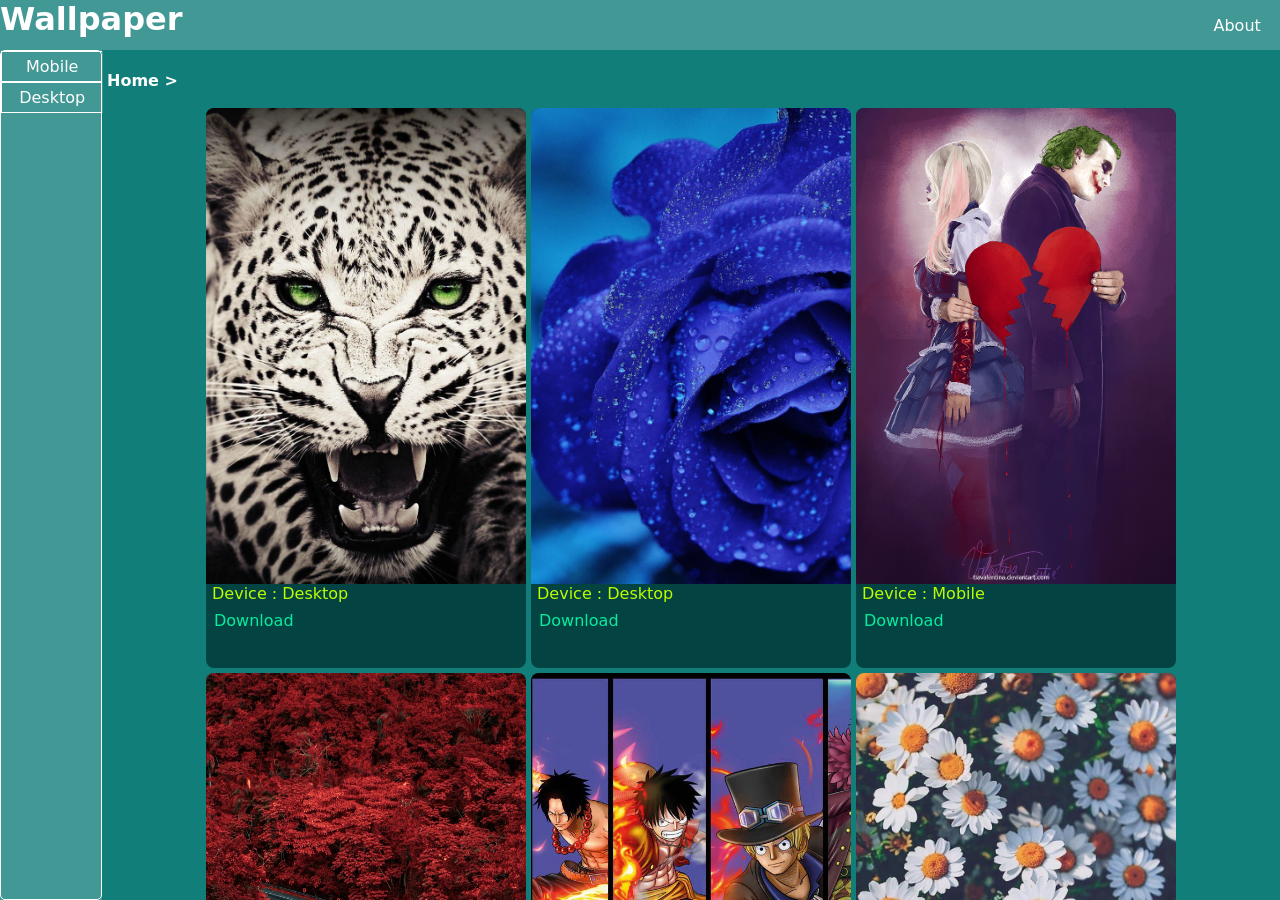
<file: index.html>
<!DOCTYPE html>
<html lang="en">
<head>
    <meta charset="UTF-8">
    <meta name="viewport" content="width=device-width, initial-scale=1.0">
    <link rel="stylesheet" href="./Styles/index.css">
    <title>Document</title>
</head>
<body>
    <div class="container">
        <div class="header">
            <h1 class="logoHeader">wallpaper</h1>
            <ul class="listHeader">
                <li>
                    <a href="About.html" target="frame">about</a>
                </li>
            </ul>
        </div>
        <div class="sidebar">

            <ul class="listSidebar">
                <li class="itemSidebar itemSidebar1">
                    <a href="wallpaper-mobile.html" target="frame">mobile</a>
                </li>
                <li class="itemSidebar">
                    <a href="wallpaper-desktop.html" target="frame">desktop</a>
                </li>
            </ul>

        </div>
        <div class="main">
            

            <iframe  class="pageAbout" src="./home.html"   name="frame" >
                
            </iframe>
        </div>
    </div>
    
</body>
</html>
</file>
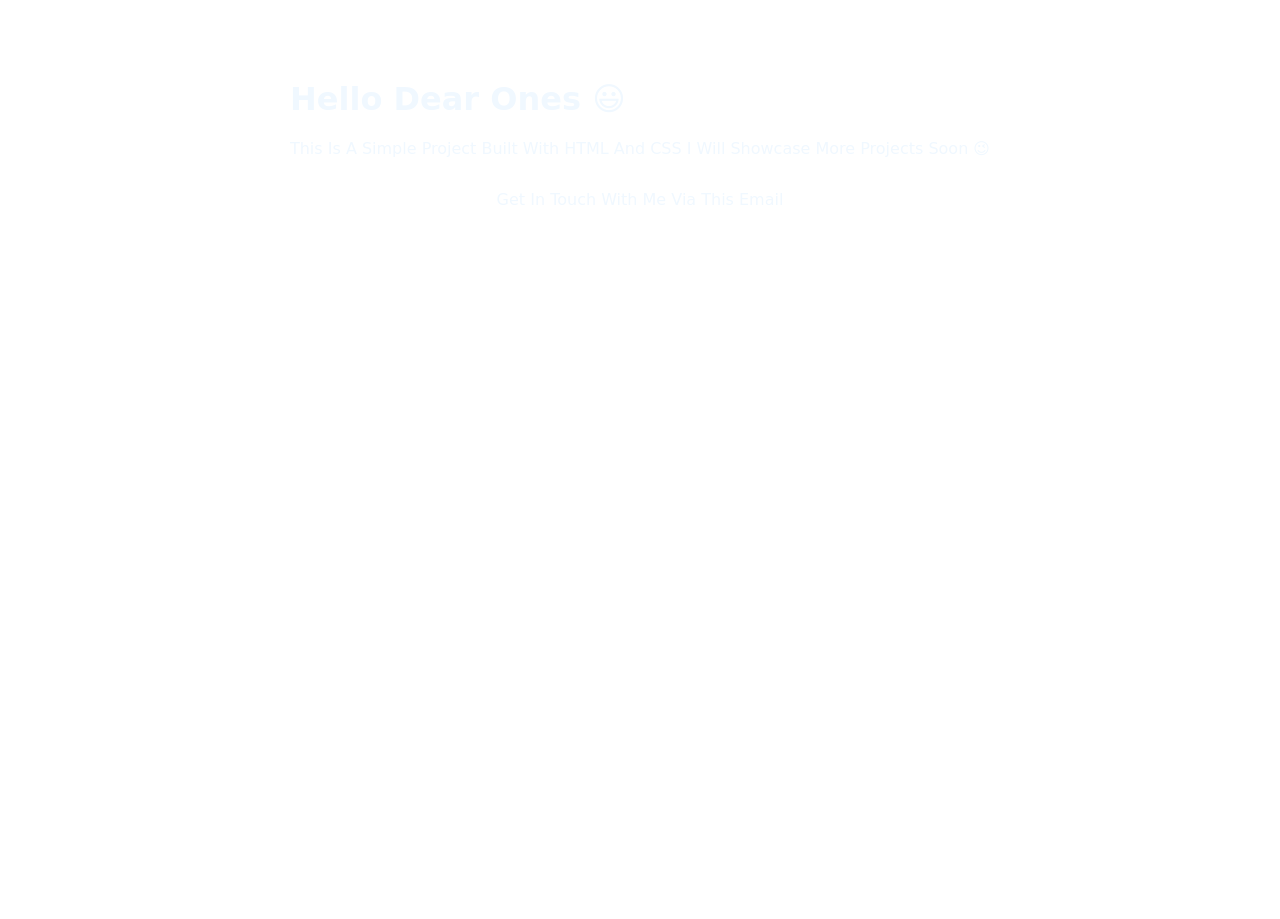
<file: About.html>
<!DOCTYPE html>
<html lang="en">
<head>
    <meta charset="UTF-8">
    <meta name="viewport" content="width=device-width, initial-scale=1.0">
    <link rel="stylesheet" href="./Styles/about.css">
    <title>Document</title>
</head>
<body>
    <h3 class="titleBox">
        <a class="title" target="backToHome" href="./index.html">home > </a>
        <a class="title" href="./About.html">about > </a>
    </h3>
    <div class="box">
        <div>
            <h1>Hello dear ones 😃</h1>
            <p>this is a simple project built with HTML and CSS I will showcase more projects soon 😉</p>
        </div>
        <p>
            get in touch with me via this email
        </p>
        <a class="email" href="mailto:marceloariyan@gmail.com">marceloariyan@gmail.com</a>
    </div>

</body>
</html>
</file>
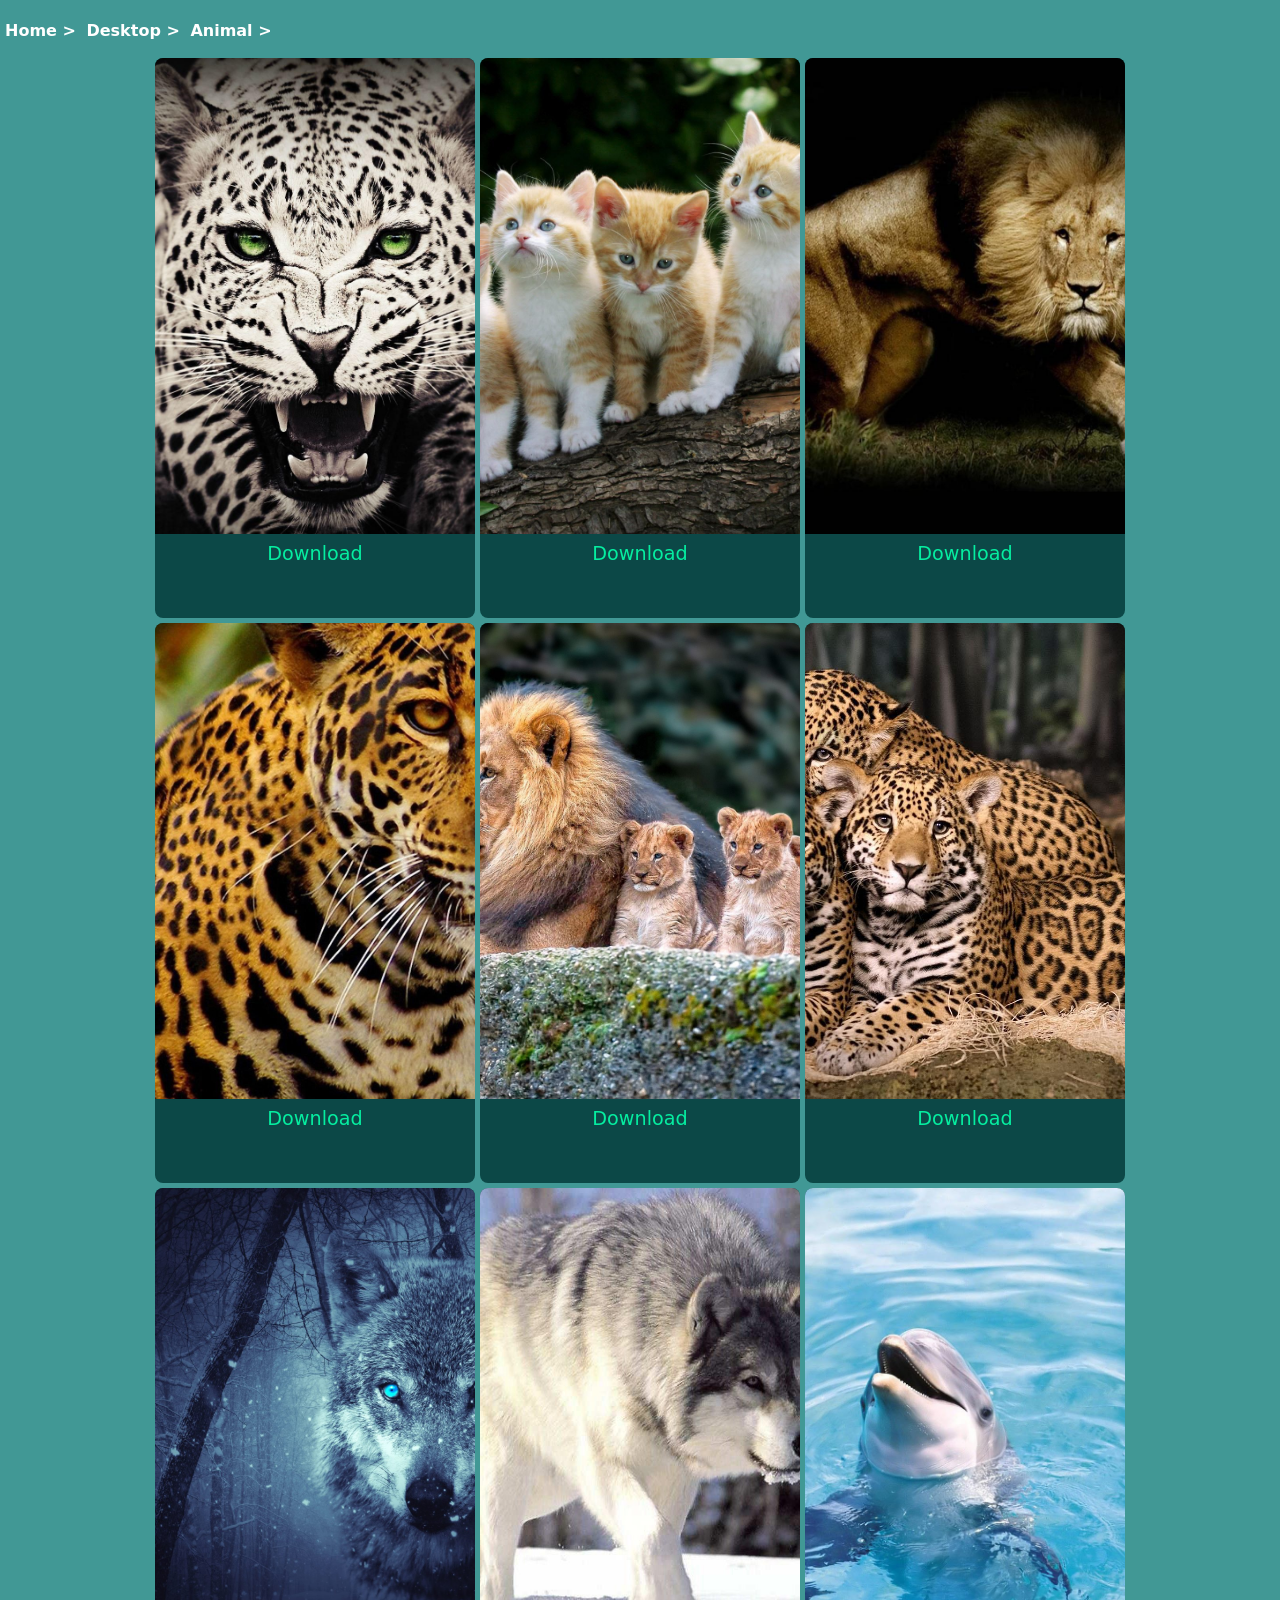
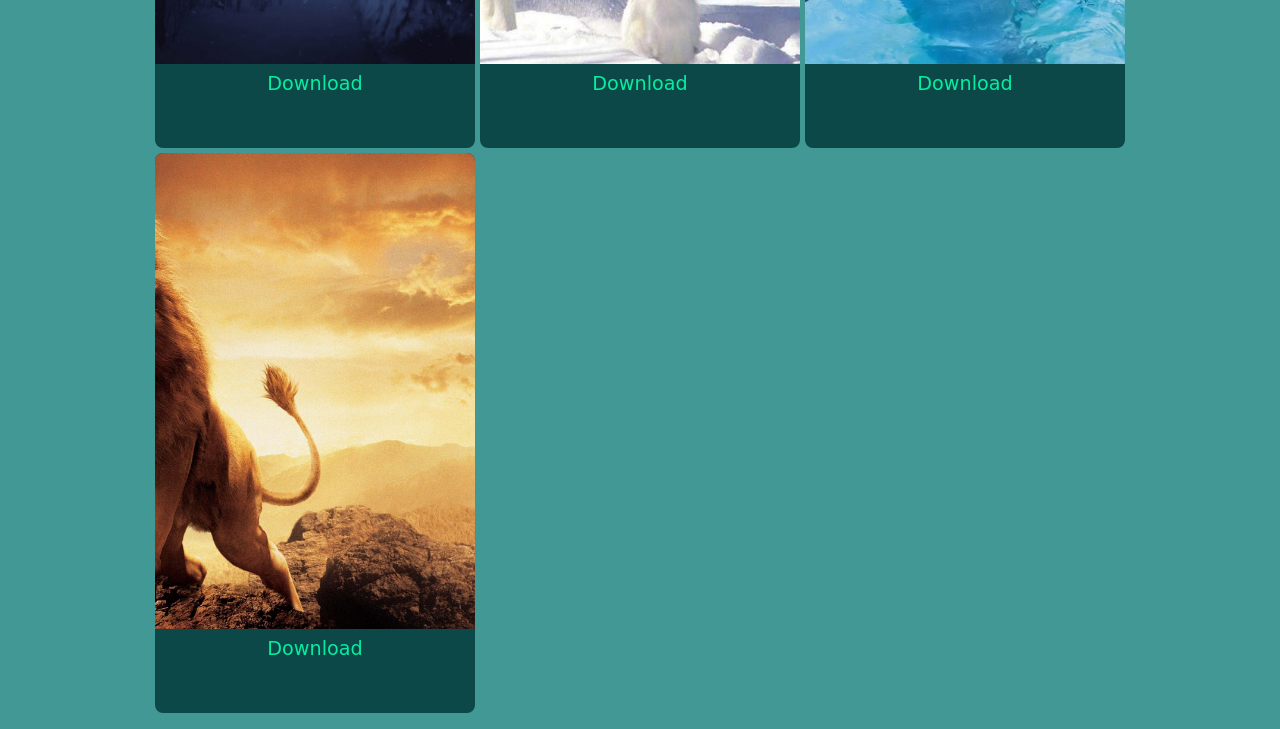
<file: animalDesktop.html>
<!DOCTYPE html>
<html lang="en">
<head>
    <meta charset="UTF-8">
    <meta name="viewport" content="width=device-width, initial-scale=1.0">
    <link rel="stylesheet" href="./Styles/wallpaper.css" />
        <link rel="stylesheet" href="./Styles/home.css" />
        <link rel="stylesheet" href="./Styles/animalMobile.css">
    <title>Document</title>
</head>
<body>
    <h3>
      <a class="title" target="backToHome" href="./index.html">home > </a>
      <a class="title" href="./wallpaper-desktop.html">desktop > </a>
      <a class="title" href="./animalDesktop.html">animal > </a>
    </h3>
    <div class="container">
      <div class="box">
        <img src="./Wallpaper/desktop/animal/img1.jpg" alt="" />
        <div class="titleImage">
          <div class="boxName downloadImg ">
        
            <a
              class="nameCategori linkDownload linkDownload1"
              href="./Wallpaper/desktop/animal/img1.jpg"
              download
              >download</a
            >
          </div>
        </div>
      </div>
      <div class="box">
        <img src="./Wallpaper/desktop/animal/img2.jpg" alt="" />
        <div class="titleImage">
          <div class="boxName downloadImg">
        
            <a
              class="nameCategori linkDownload"
              href="./Wallpaper/desktop/animal/img2.jpg"
              download
              >download</a
            >
          </div>
        </div>
      </div>
      <div class="box">
        <img src="./Wallpaper/desktop/animal/img3.jpg" alt="" />
        <div class="titleImage">
          <div class="boxName downloadImg">
            <a
              class="nameCategori linkDownload"
              href="./Wallpaper/desktop/animal/img3.jpg"
              download
              >download</a
            >
          </div>
        </div>
      </div>

      <div class="box">
        <img src="./Wallpaper/desktop/animal/img4.jpg" alt="" />
        <div class="titleImage">
          <div class="boxName downloadImg downloadImg">
        
            <a
              class="nameCategori linkDownload"
              href="./Wallpaper/desktop/animal/img4.jpg"
              download
              >download</a
            >
          </div>
        </div>
      </div>

      <div class="box">
        <img src="./Wallpaper/desktop/animal/img5.jpg" alt="" />
        <div class="titleImage">
          <div class="boxName downloadImg">
        
            <a
              class="nameCategori linkDownload"
              href="./Wallpaper/desktop/animal/img5.jpg"
              download
              >download</a
            >
          </div>
        </div>
      </div>
      <div class="box">
        <img src="./Wallpaper/desktop/animal/img6.jpg" alt="" />
        <div class="titleImage">
          <div class="boxName downloadImg">
            <a
              class="nameCategori linkDownload"
              href="./Wallpaper/desktop/animal/img6.jpg"
              download
              >download</a
            >
          </div>
        </div>
      </div>
      
      <div class="box">
        <img src="./Wallpaper/desktop/animal/img7.jpg" alt="" />
        <div class="titleImage">
          <div class="boxName downloadImg">
        
            <a
              class="nameCategori linkDownload"
              href="./Wallpaper/desktop/animal/img7.jpg"
              download
              >download</a
            >
          </div>
        </div>
      </div>

      <div class="box">
        <img src="./Wallpaper/desktop/animal/img8.jpg" alt="" />
        <div class="titleImage">
          <div class="boxName downloadImg">
            <a
              class="nameCategori linkDownload"
              href="./Wallpaper/desktop/animal/img8.jpg"
              download
              >download</a
            >
          </div>
        </div>
      </div>
      <div class="box">
        <img src="./Wallpaper/desktop/animal/img9.jpg" alt="" />
        <div class="titleImage">
          <div class="boxName downloadImg">
            <a
              class="nameCategori linkDownload"
              href="./Wallpaper/desktop/animal/img9.jpg"
              download
              >download</a
            >
          </div>
        </div>
      </div>
      <div class="box">
        <img src="./Wallpaper/desktop/animal/img10.jpg" alt="" />
        <div class="titleImage">
          <div class="boxName downloadImg">
            <a
              class="nameCategori linkDownload"
              href="./Wallpaper/desktop/animal/img10.jpg"
              download
              >download</a
            >
          </div>
        </div>
      </div>
    
</body>
</html>
</file>
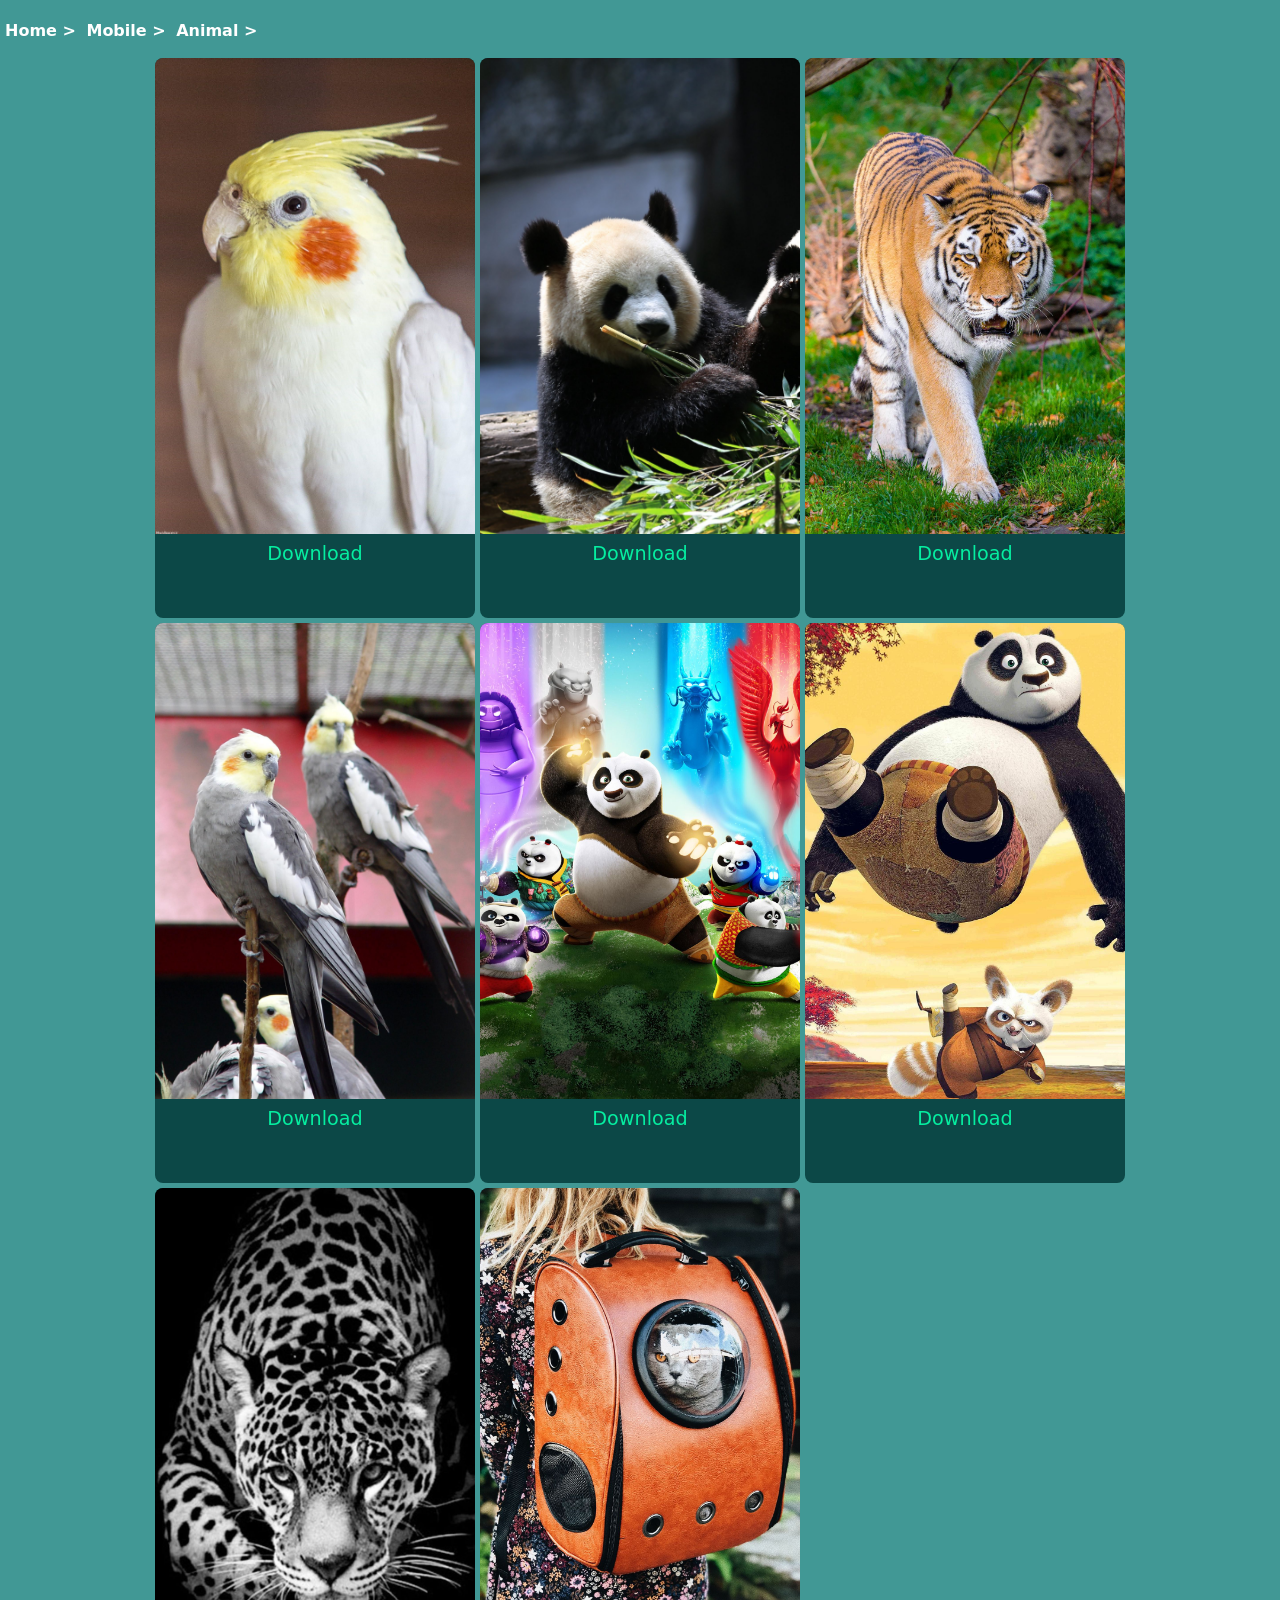
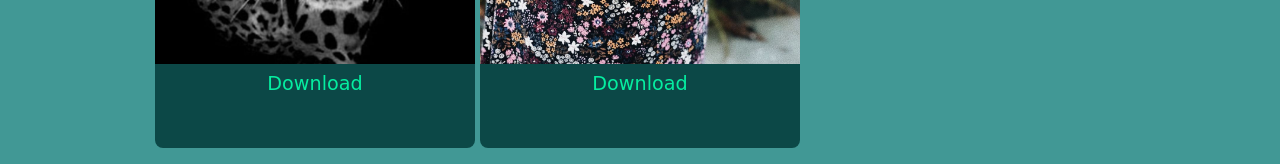
<file: animalMobile.html>
<!doctype html>
<html lang="en">
  <head>
    <meta charset="UTF-8" />
    <meta name="viewport" content="width=device-width, initial-scale=1.0" />
    <link rel="stylesheet" href="./Styles/wallpaper.css" />
    <link rel="stylesheet" href="./Styles/home.css" />
    <link rel="stylesheet" href="./Styles/animalMobile.css">
    <title>Document</title>
  </head>
  <body>
    <h3>
      <a class="title" target="backToHome" href="./index.html">home > </a>
      <a class="title" href="./wallpaper-mobile.html">mobile > </a>
      <a class="title" href="./animalMobile.html">animal > </a>
    </h3>
    <div class="container">
      <div class="box">
        <img src="./Wallpaper/mobile/animal/img1.jpg" alt="" />
        <div class="titleImage">
          <div class="boxName downloadImg ">
        
            <a
              class="nameCategori linkDownload linkDownload1"
              href="./Wallpaper/mobile/animal/img1.jpg"
              download
              >download</a
            >
          </div>
        </div>
      </div>
      <div class="box">
        <img src="./Wallpaper/mobile/animal/img2.jpg" alt="" />
        <div class="titleImage">
          <div class="boxName downloadImg">
        
            <a
              class="nameCategori linkDownload"
              href="./Wallpaper/mobile/animal/img2.jpg"
              download
              >download</a
            >
          </div>
        </div>
      </div>
      <div class="box">
        <img src="./Wallpaper/mobile/animal/img3.jpg" alt="" />
        <div class="titleImage">
          <div class="boxName downloadImg">
            <a
              class="nameCategori linkDownload"
              href="./Wallpaper/mobile/animal/img3.jpg"
              download
              >download</a
            >
          </div>
        </div>
      </div>

      <div class="box">
        <img src="./Wallpaper/mobile/animal/img4.jpg" alt="" />
        <div class="titleImage">
          <div class="boxName downloadImg downloadImg">
        
            <a
              class="nameCategori linkDownload"
              href="./Wallpaper/mobile/animal/img4.jpg"
              download
              >download</a
            >
          </div>
        </div>
      </div>

      <div class="box">
        <img src="./Wallpaper/mobile/animal/img5.jpg" alt="" />
        <div class="titleImage">
          <div class="boxName downloadImg">
        
            <a
              class="nameCategori linkDownload"
              href="./Wallpaper/mobile/animal/img5.jpg"
              download
              >download</a
            >
          </div>
        </div>
      </div>
      <div class="box">
        <img src="./Wallpaper/mobile/animal/img6.jpg" alt="" />
        <div class="titleImage">
          <div class="boxName downloadImg">
            <a
              class="nameCategori linkDownload"
              href="./Wallpaper/mobile/animal/img6.jpg"
              download
              >download</a
            >
          </div>
        </div>
      </div>
      <div class="box">
        <img src="./Wallpaper/mobile/animal/img7.jpg" alt="" />
        <div class="titleImage">
          <div class="boxName downloadImg">
            <a
              class="nameCategori linkDownload"
              href="./Wallpaper/mobile/animal/img7.jpg"
              download
              >download</a
            >
          </div>
        </div>
      </div>
      <div class="box">
        <img src="./Wallpaper/mobile/animal/img8.jpg" alt="" />
        <div class="titleImage">
          <div class="boxName downloadImg">
        
            <a
              class="nameCategori linkDownload"
              href="./Wallpaper/mobile/animal/img8.jpg"
              download
              >download</a
            >
          </div>
        </div>
      </div>

    </div>
  </body>
</html>
</file>
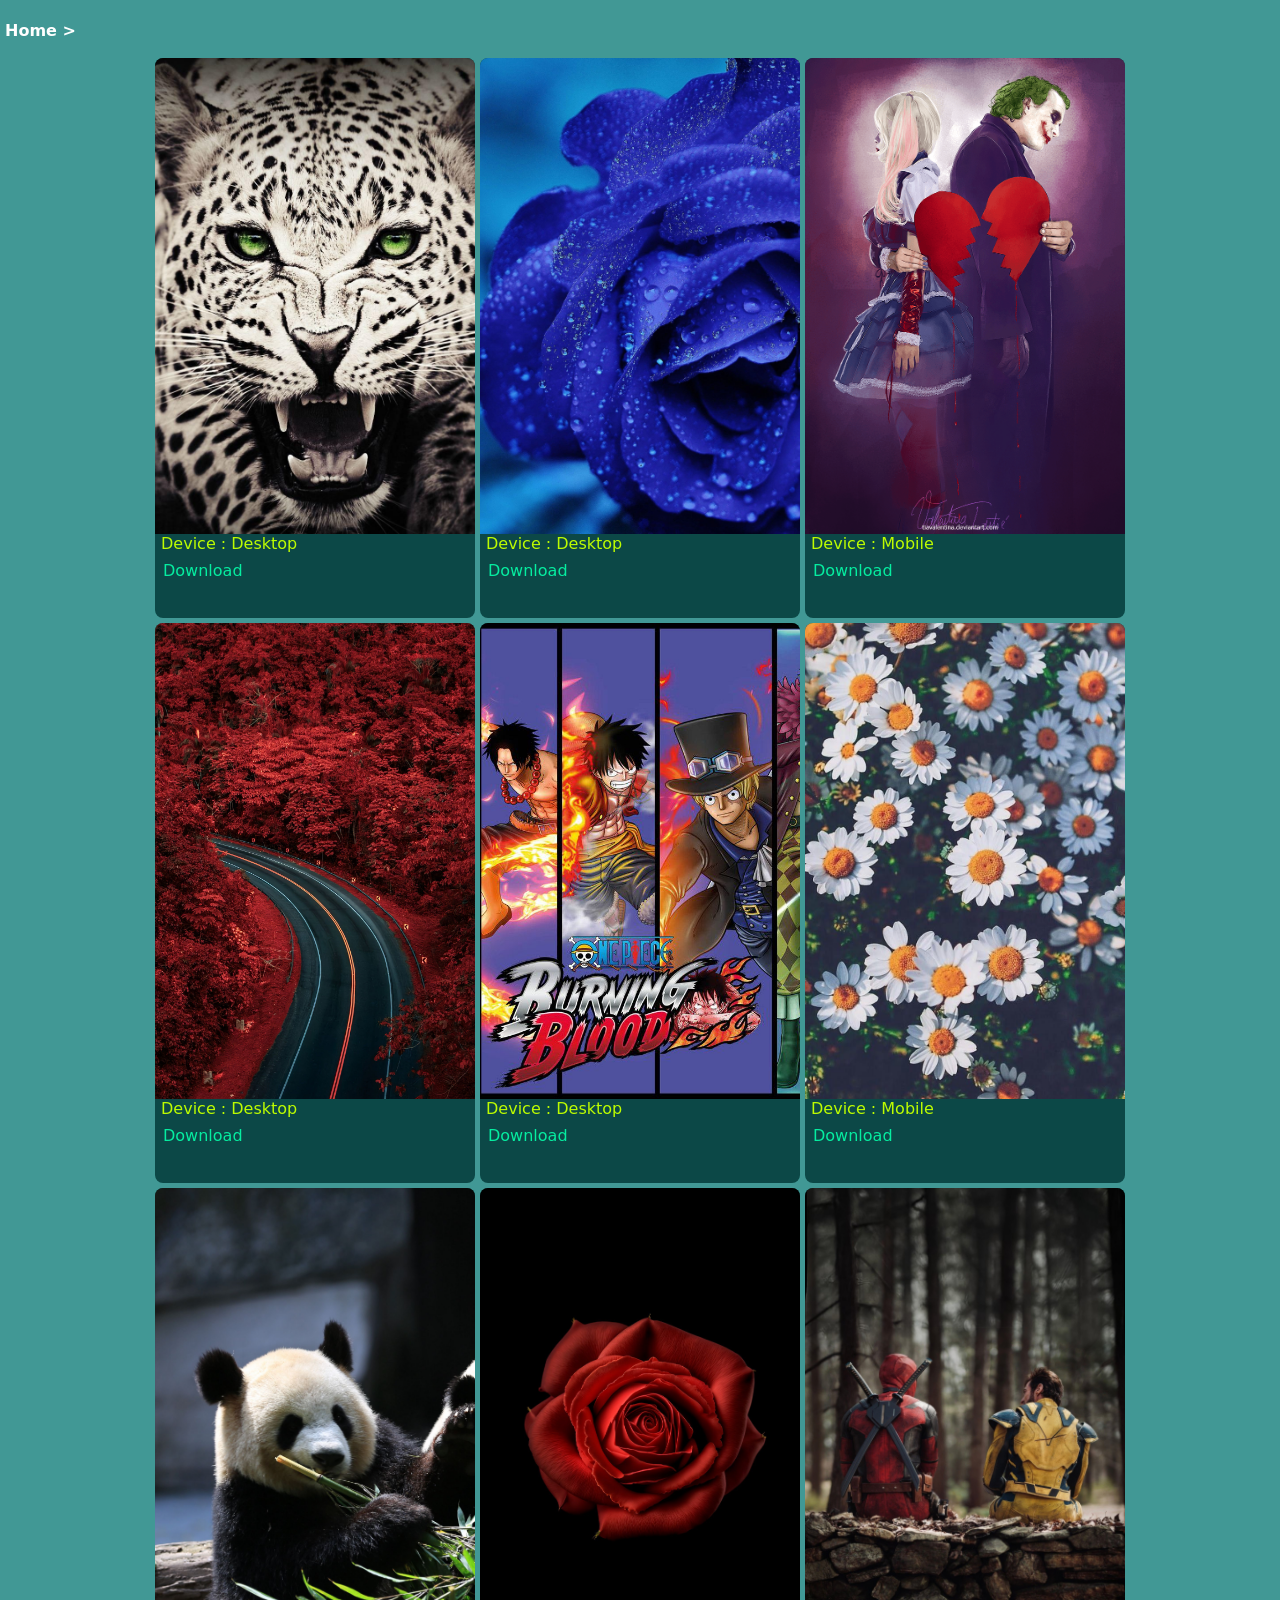
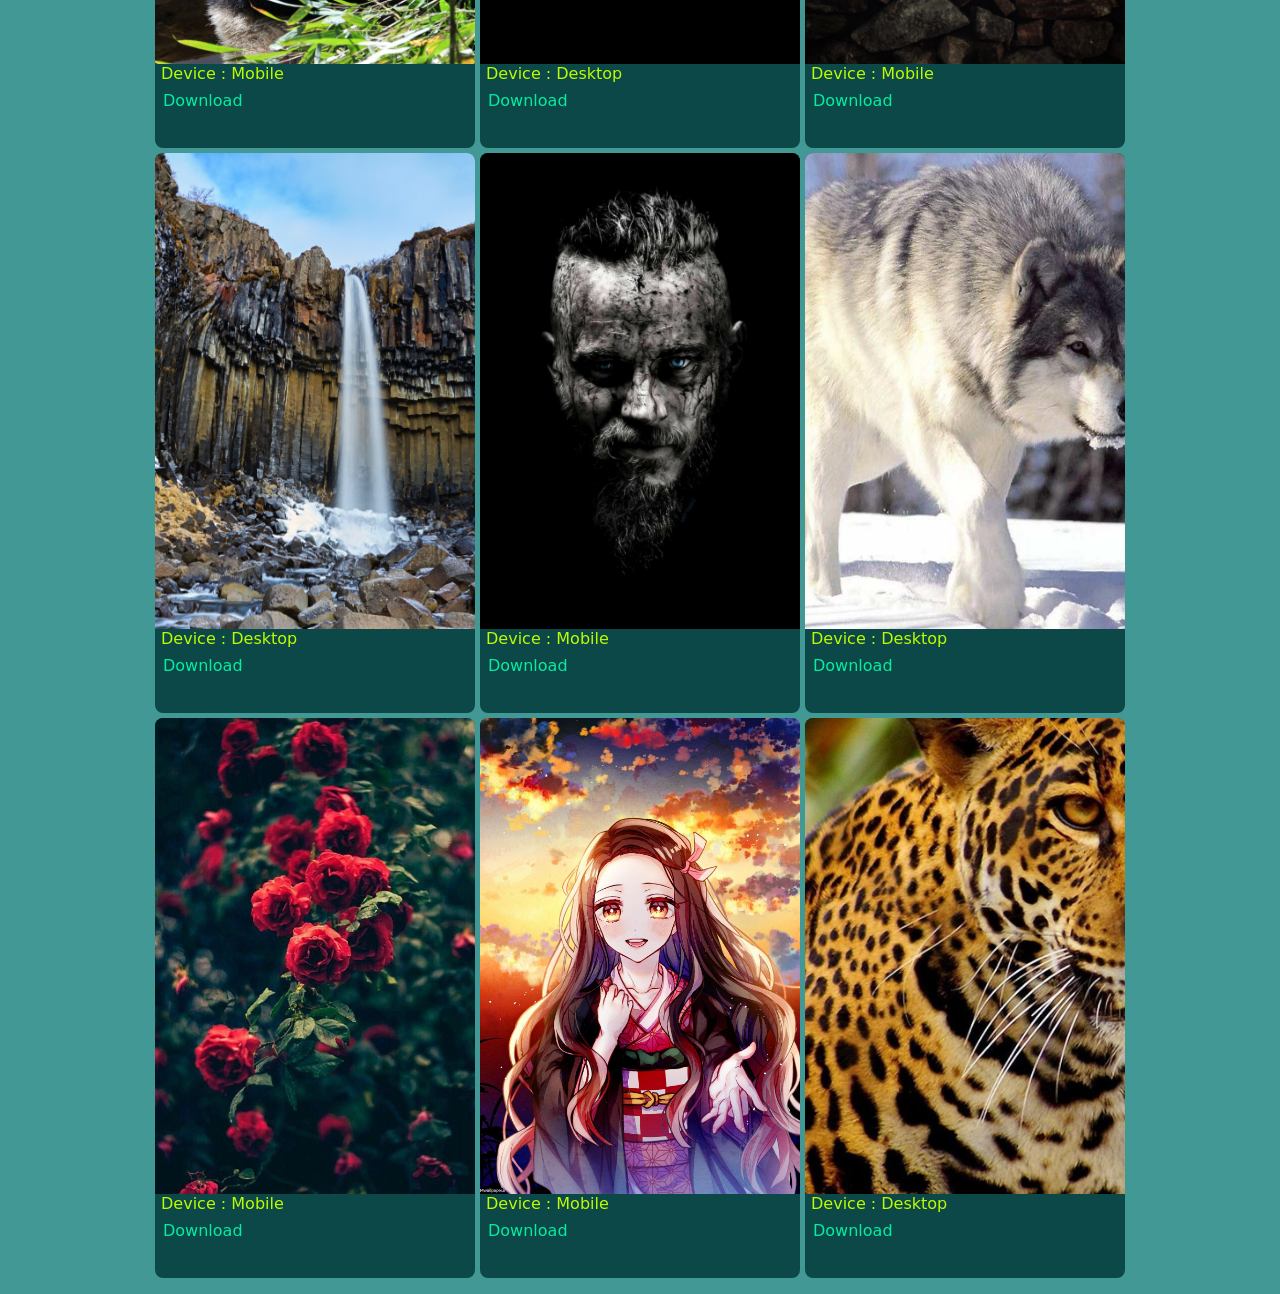
<file: home.html>
<!DOCTYPE html>
<html lang="en">
<head>
    <meta charset="UTF-8">
    <meta name="viewport" content="width=device-width, initial-scale=1.0">
    <link rel="stylesheet" href="./Styles/wallpaper.css">
    <link rel="stylesheet" href="./Styles/home.css">
    <title>Document</title>
</head>
<body>
    <body>
    <h3>
        <a class="title" target="backToHome" href="./index.html">home > </a>
    </h3>
    <div class="container">
        <div class="box">
            <img src="./Wallpaper/desktop/animal/img1.jpg" alt="">
            <div class="titleImage">
                <div class="boxName">
                    <label for="">device : desktop</label>
                    <a class="nameCategori linkDownload" href="./Wallpaper/desktop/animal/img1.jpg" download>download</a>
                </div>
                
            </div>

        </div>
         <div class="box">
            <img src="./Wallpaper/desktop/nature/img13.jpg" alt="">
            <div class="titleImage">
                <div class="boxName">
                    <label for="">device : desktop</label>
                    <a class="nameCategori linkDownload" href="./Wallpaper/desktop/nature/img13.jpg" download>download</a>
                </div>
            </div>

        </div>
         <div class="box">
            <img src="./Wallpaper/mobile/film/img12.png" alt="">
            <div class="titleImage">
                <div class="boxName">
                    <label for="">device : mobile</label>
                    <a class="nameCategori linkDownload" href="./Wallpaper/mobile/film/img12.png" download>download</a>
                </div>
                
            </div>

        </div>

         <div class="box">
            <img src="./Wallpaper/mobile/nature/img11.jpg" alt="">
            <div class="titleImage">
                <div class="boxName">
                    <label for="">device : desktop</label>
                    <a class="nameCategori linkDownload" href="./Wallpaper/mobile/nature/img11.jpg" download>download</a>
                </div>
                
            </div>

        </div>

        <div class="box">
            <img src="./Wallpaper/desktop/film/img4.jpg" alt="">
            <div class="titleImage">
                <div class="boxName">
                    <label for="">device : desktop</label>
                    <a class="nameCategori linkDownload" href="./Wallpaper/desktop/film/img4.jpg" download>download</a>
                </div>
                
            </div>

        </div>
         <div class="box">
            <img src="./Wallpaper/mobile/nature/img2.jpg" alt="">
            <div class="titleImage">
                <div class="boxName">
                    <label for="">device : mobile</label>
                    <a class="nameCategori linkDownload" href="./Wallpaper/mobile/nature/img2.jpg" download>download</a>
                </div>
                
            </div>

        </div>
         <div class="box">
            <img src="./Wallpaper/mobile/animal/img2.jpg" alt="">
            <div class="titleImage">
                <div class="boxName">
                    <label for="">device : mobile</label>
                    <a class="nameCategori linkDownload" href="./Wallpaper/mobile/animal/img2.jpg" download>download</a>
                </div>
                
            </div>

        </div>
        <div class="box">
            <img src="./Wallpaper/desktop/nature/img14.jpg" alt="">
            <div class="titleImage">
                <div class="boxName">
                    <label for="">device : desktop</label>
                    <a class="nameCategori linkDownload" href="./Wallpaper/desktop/nature/img14.jpg" download>download</a>
                </div>
                
            </div>

        </div>

         <div class="box">
            <img src="./Wallpaper/mobile/film/img11.jpeg" alt="">
            <div class="titleImage">
                <div class="boxName">
                    <label for="">device : mobile</label>
                    <a class="nameCategori linkDownload" href="./Wallpaper/mobile/film/img11.jpeg" download>download</a>
                </div>
                
            </div>

        </div>

         <div class="box">
            <img src="./Wallpaper/desktop/nature/img4.jpg" alt="">
            <div class="titleImage">
                <div class="boxName">
                    <label for="">device : desktop</label>
                    <a class="nameCategori linkDownload" href="./Wallpaper/desktop/nature/img4.jpg" download>download</a>
                </div>
                
            </div>

        </div>
         <div class="box">
            <img src="./Wallpaper/mobile/film/img7.jpg" alt="">
            <div class="titleImage">
                <div class="boxName">
                    <label for="">device : mobile</label>
                    <a class="nameCategori linkDownload" href="./Wallpaper/mobile/film/img7.jpg" download>download</a>
                </div>
                
            </div>

        </div>
         <div class="box">
            <img src="./Wallpaper/desktop/animal/img8.jpg" alt="">
            <div class="titleImage">
                <div class="boxName">
                    <label for="">device : desktop</label>
                    <a class="nameCategori linkDownload" href="./Wallpaper/desktop/animal/img8.jpg" download>download</a>
                </div>
                
            </div>

        </div>
         <div class="box">
            <img src="./Wallpaper/mobile/nature/img15.jpg" alt="">
            <div class="titleImage">
                <div class="boxName">
                    <label for="">device : mobile</label>
                    <a class="nameCategori linkDownload" href="./Wallpaper/mobile/nature/img15.jpg" download>download</a>
                </div>
                
            </div>

        </div>
         <div class="box">
            <img src="./Wallpaper/mobile/film/img19.jpg" alt="">
            <div class="titleImage">
                <div class="boxName">
                    <label for="">device : mobile</label>
                    <a class="nameCategori linkDownload" href="./Wallpaper/mobile/film/img19.jpg" download>download</a>
                </div>
                
            </div>

        </div>
         <div class="box">
            <img src="./Wallpaper/desktop/animal/img4.jpg" alt="">
            <div class="titleImage">
                <div class="boxName">
                    <label for="">device : desktop</label>
                    <a class="nameCategori linkDownload" href="./Wallpaper/desktop/animal/img4.jpg" download>download</a>
                </div>
                
            </div>

        </div>
</body>
</html>
</file>
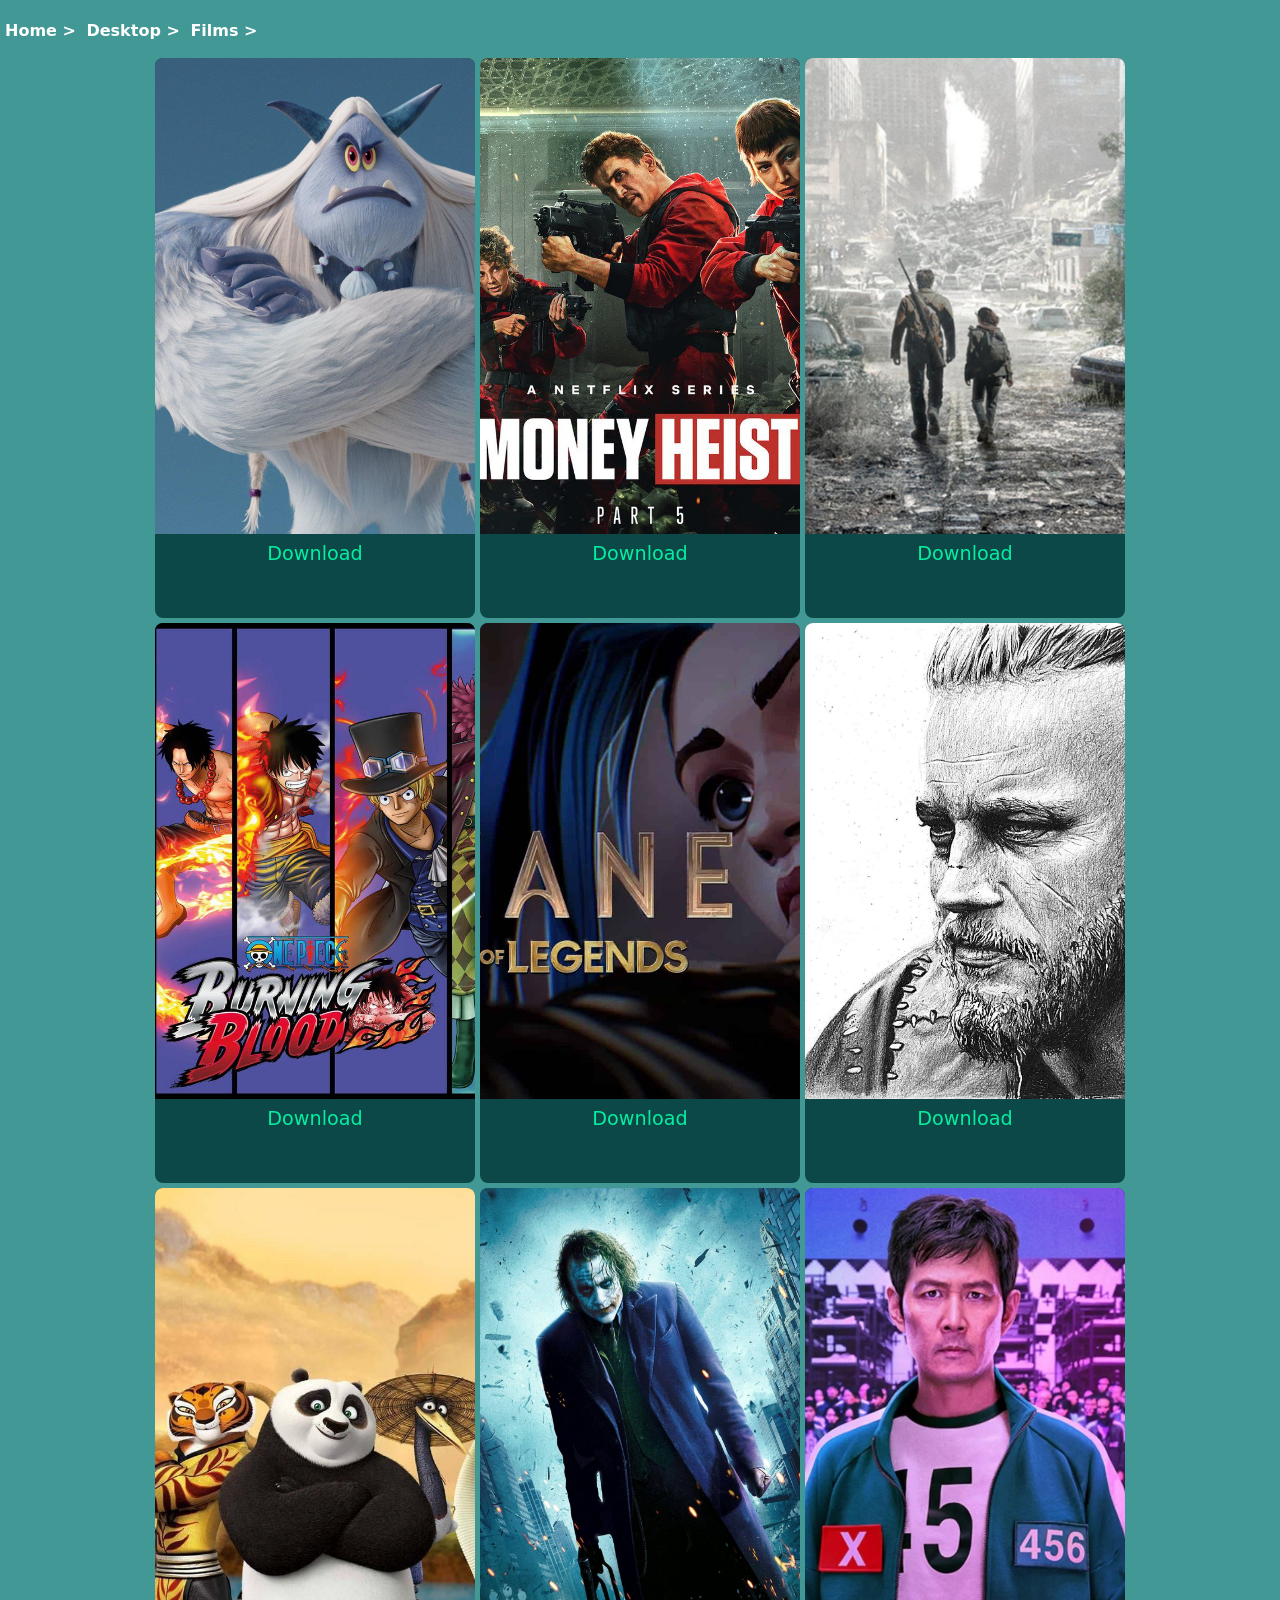
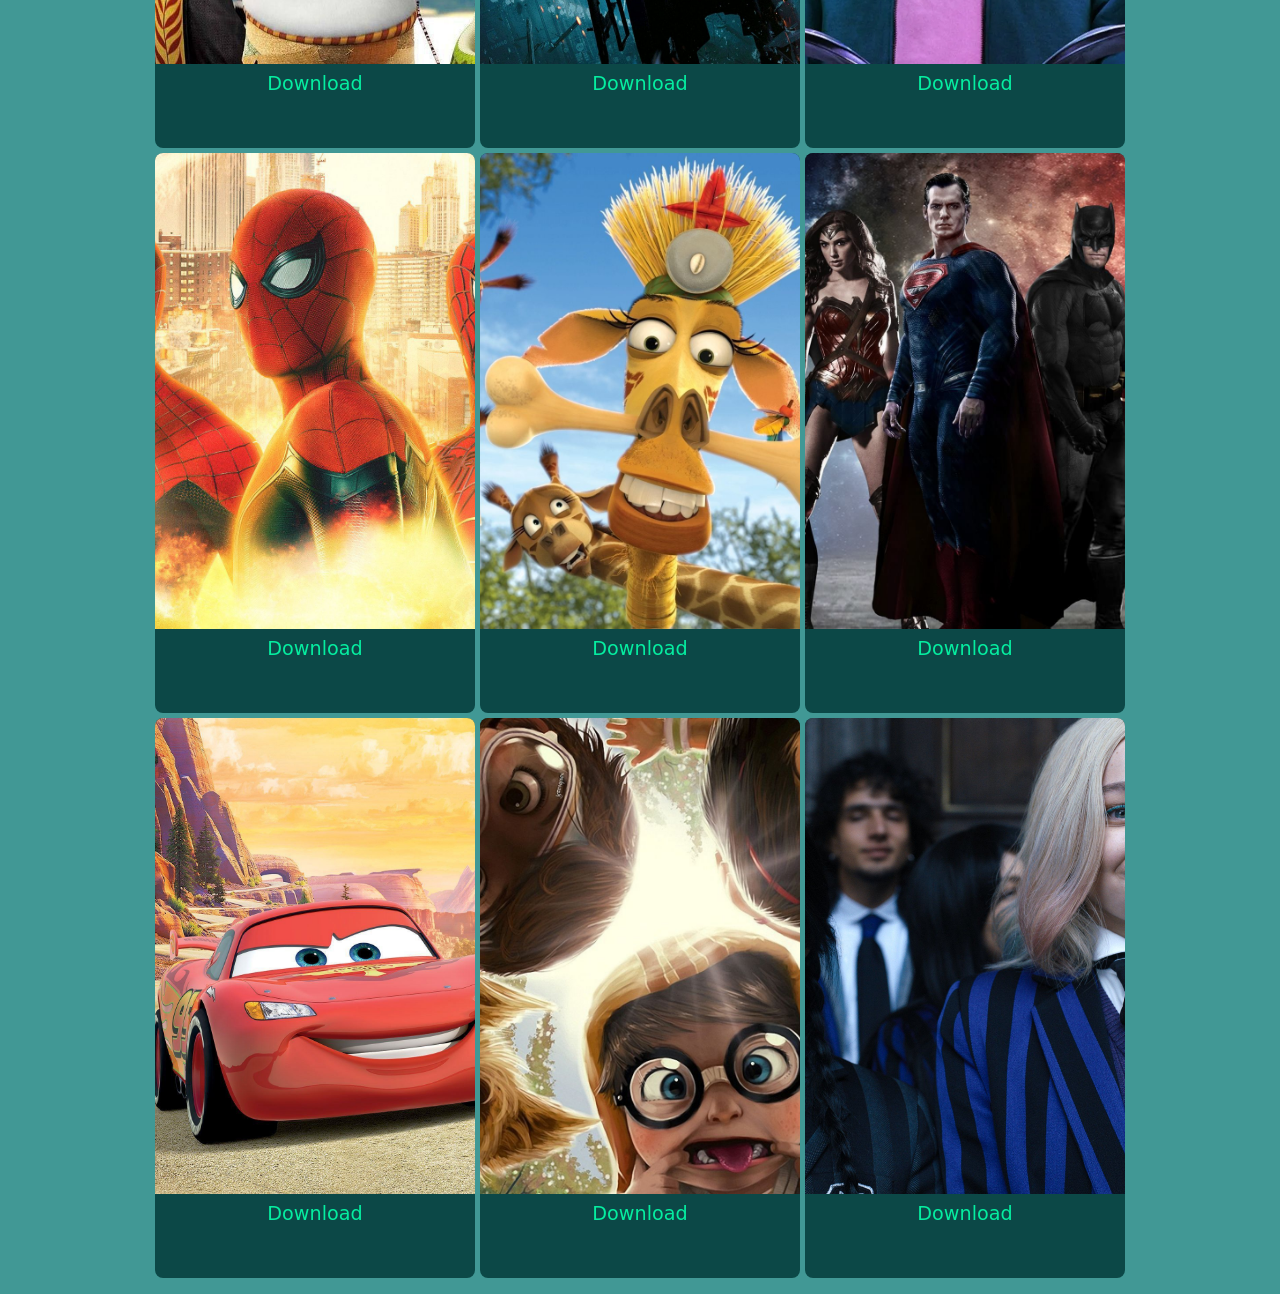
<file: movieDesktop.html>
<!DOCTYPE html>
<html lang="en">
<head>
    <meta charset="UTF-8">
    <meta name="viewport" content="width=device-width, initial-scale=1.0">
    <link rel="stylesheet" href="./Styles/wallpaper.css" />
        <link rel="stylesheet" href="./Styles/home.css" />
        <link rel="stylesheet" href="./Styles/animalMobile.css">
    <title>Document</title>
</head>
<body>

    <h3>
      <a class="title" target="backToHome" href="./index.html">home > </a>
      <a class="title" href="./wallpaper-desktop.html">desktop > </a>
      <a class="title" href="./movieDesktop.html">films > </a>
    </h3>
    <div class="container">
      <div class="box">
        <img src="./Wallpaper/desktop/film/img1.jpg" alt="" />
        <div class="titleImage">
          <div class="boxName downloadImg ">
        
            <a
              class="nameCategori linkDownload linkDownload1"
              href="./Wallpaper/desktop/film/img1.jpg"
              download
              >download</a
            >
          </div>
        </div>
      </div>
      <div class="box">
        <img src="./Wallpaper/desktop/film/img2.jpg" alt="" />
        <div class="titleImage">
          <div class="boxName downloadImg">
        
            <a
              class="nameCategori linkDownload"
              href="./Wallpaper/desktop/film/img2.jpg"
              download
              >download</a
            >
          </div>
        </div>
      </div>
      <div class="box">
        <img src="./Wallpaper/desktop/film/img3.jpg" alt="" />
        <div class="titleImage">
          <div class="boxName downloadImg">
            <a
              class="nameCategori linkDownload"
              href="./Wallpaper/desktop/film/img3.jpg"
              download
              >download</a
            >
          </div>
        </div>
      </div>

      <div class="box">
        <img src="./Wallpaper/desktop/film/img4.jpg" alt="" />
        <div class="titleImage">
          <div class="boxName downloadImg downloadImg">
        
            <a
              class="nameCategori linkDownload"
              href="./Wallpaper/desktop/film/img4.jpg"
              download
              >download</a
            >
          </div>
        </div>
      </div>

      <div class="box">
        <img src="./Wallpaper/desktop/film/img5.jpg" alt="" />
        <div class="titleImage">
          <div class="boxName downloadImg">
        
            <a
              class="nameCategori linkDownload"
              href="./Wallpaper/desktop/film/img5.jpg"
              download
              >download</a
            >
          </div>
        </div>
      </div>
      <div class="box">
        <img src="./Wallpaper/desktop/film/img6.jpg" alt="" />
        <div class="titleImage">
          <div class="boxName downloadImg">
            <a
              class="nameCategori linkDownload"
              href="./Wallpaper/desktop/film/img6.jpg"
              download
              >download</a
            >
          </div>
        </div>
      </div>
      
      <div class="box">
        <img src="./Wallpaper/desktop/film/img7.jpg" alt="" />
        <div class="titleImage">
          <div class="boxName downloadImg">
        
            <a
              class="nameCategori linkDownload"
              href="./Wallpaper/desktop/film/img7.jpg"
              download
              >download</a
            >
          </div>
        </div>
      </div>

      <div class="box">
        <img src="./Wallpaper/desktop/film/img8.jpg" alt="" />
        <div class="titleImage">
          <div class="boxName downloadImg">
            <a
              class="nameCategori linkDownload"
              href="./Wallpaper/desktop/film/img8.jpg"
              download
              >download</a
            >
          </div>
        </div>
      </div>
      <div class="box">
        <img src="./Wallpaper/desktop/film/img9.webp" alt="" />
        <div class="titleImage">
          <div class="boxName downloadImg">
            <a
              class="nameCategori linkDownload"
              href="./Wallpaper/desktop/film/img9.webp"
              download
              >download</a
            >
          </div>
        </div>
      </div>

      <div class="box">
        <img src="./Wallpaper/desktop/film/img11.jpg" alt="" />
        <div class="titleImage">
          <div class="boxName downloadImg">
        
            <a
              class="nameCategori linkDownload"
              href="./Wallpaper/desktop/film/img11.jpg"
              download
              >download</a
            >
          </div>
        </div>
      </div>
      <div class="box">
        <img src="./Wallpaper/desktop/film/img12.jpg" alt="" />
        <div class="titleImage">
          <div class="boxName downloadImg">
        
            <a
              class="nameCategori linkDownload"
              href="./Wallpaper/desktop/film/img12.jpg"
              download
              >download</a
            >
          </div>
        </div>
      </div>
      <div class="box">
        <img src="./Wallpaper/desktop/film/img13.jpg" alt="" />
        <div class="titleImage">
          <div class="boxName downloadImg">
        
            <a
              class="nameCategori linkDownload"
              href="./Wallpaper/desktop/film/img13.jpg"
              download
              >download</a
            >
          </div>
        </div>
      </div>
      <div class="box">
        <img src="./Wallpaper/desktop/film/img14.jpg" alt="" />
        <div class="titleImage">
          <div class="boxName downloadImg">
        
            <a
              class="nameCategori linkDownload"
              href="./Wallpaper/desktop/film/img14.jpg"
              download
              >download</a
            >
          </div>
        </div>
      </div>
      <div class="box">
        <img src="./Wallpaper/desktop/film/img15.jpg" alt="" />
        <div class="titleImage">
          <div class="boxName downloadImg">
        
            <a
              class="nameCategori linkDownload"
              href="./Wallpaper/desktop/film/img15.jpg"
              download
              >download</a
            >
          </div>
        </div>
      </div>
      <div class="box">
        <img src="./Wallpaper/desktop/film/img16.jpg" alt="" />
        <div class="titleImage">
          <div class="boxName downloadImg">
        
            <a
              class="nameCategori linkDownload"
              href="./Wallpaper/desktop/film/img16.jpg"
              download
              >download</a
            >
          </div>
        </div>
      </div>
      
    
</body>
</html>
</file>
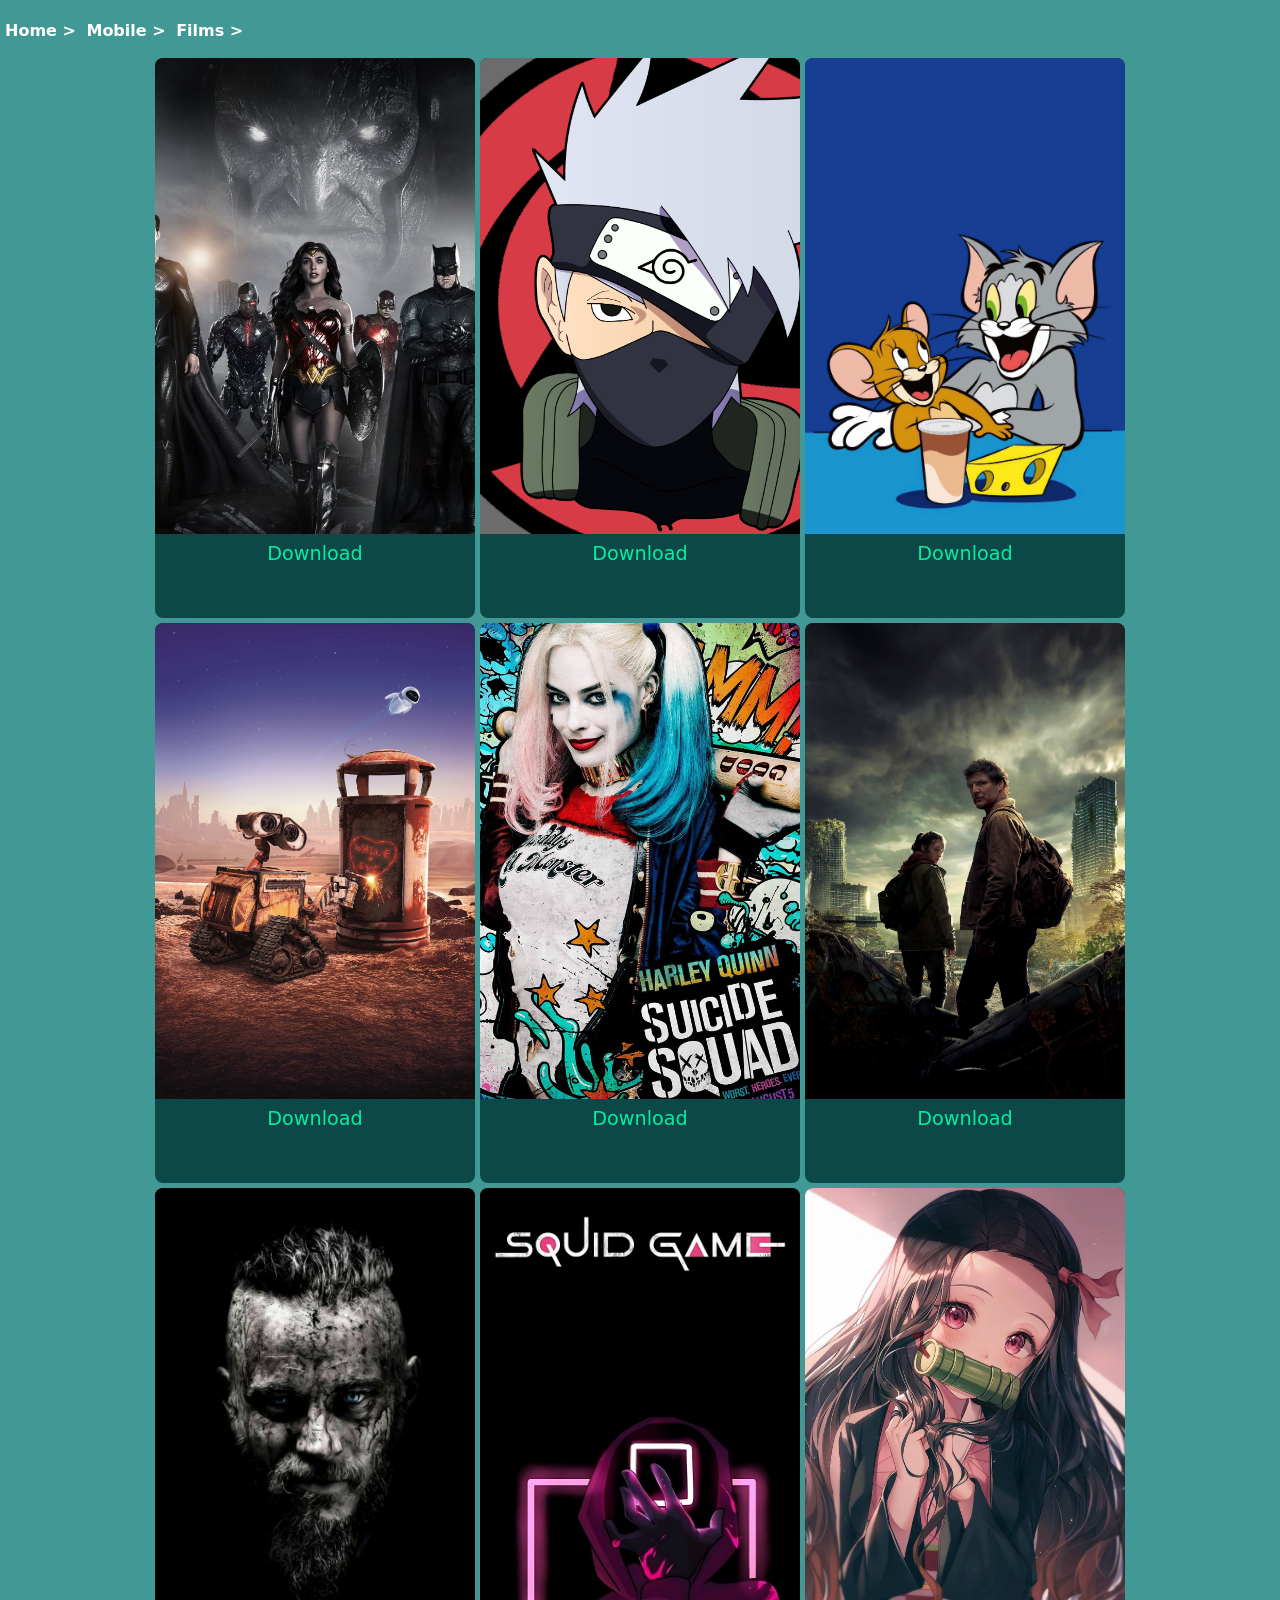
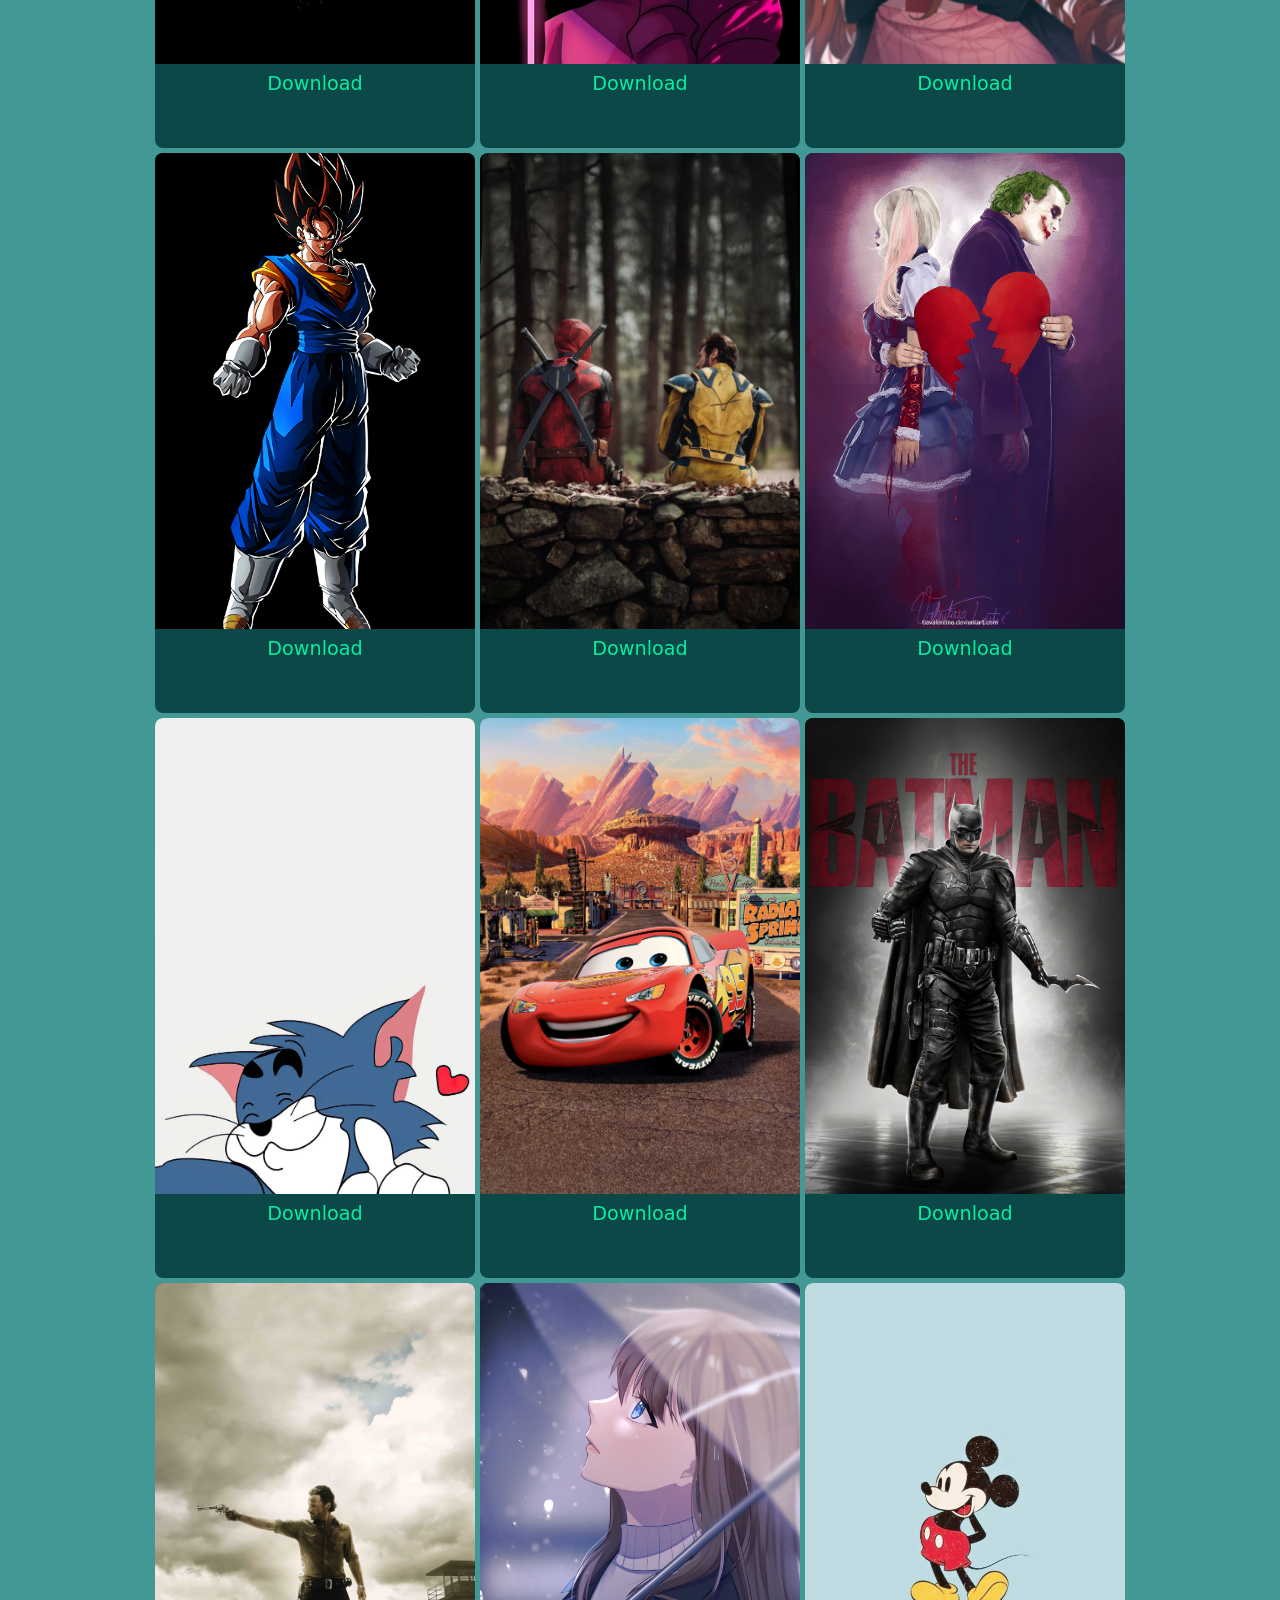
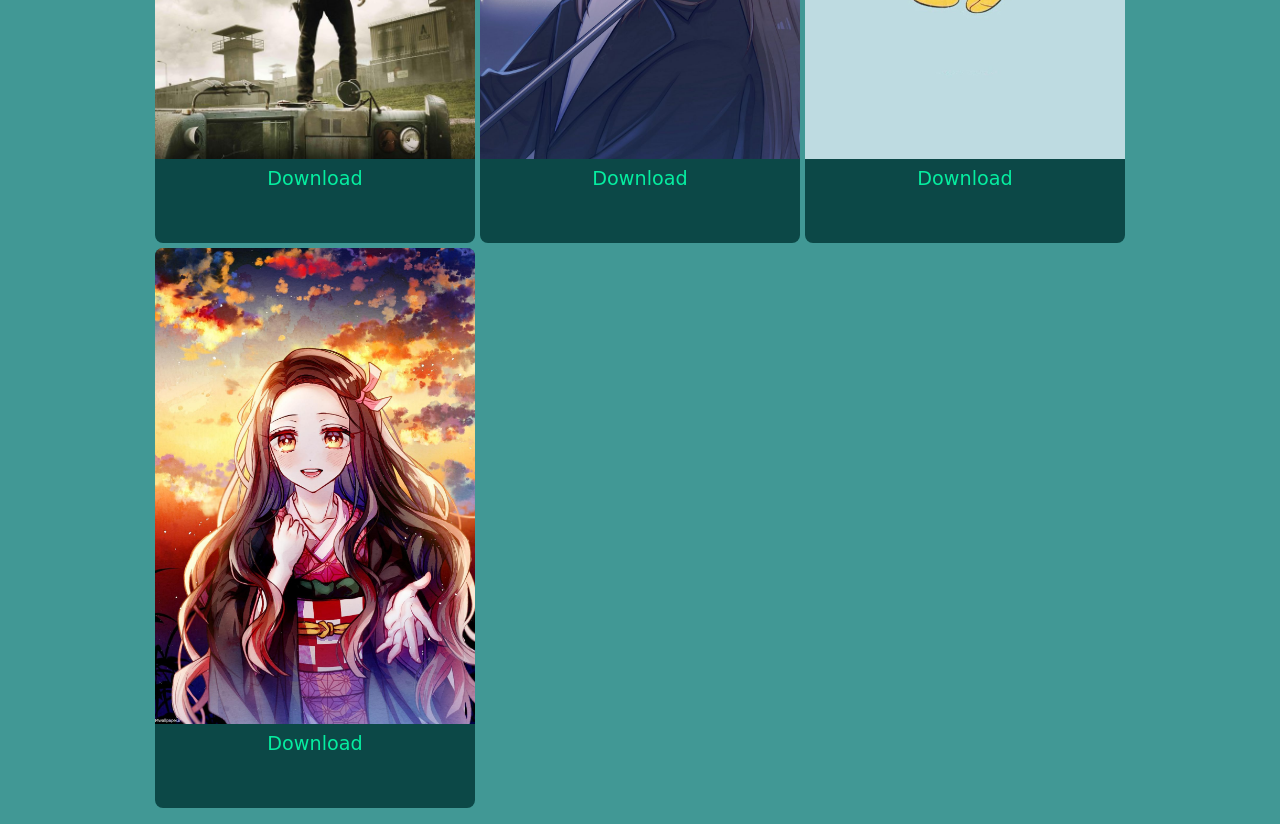
<file: movieMobile.html>
<!DOCTYPE html>
<html lang="en">
<head>
    <meta charset="UTF-8">
    <meta name="viewport" content="width=device-width, initial-scale=1.0">
        <link rel="stylesheet" href="./Styles/wallpaper.css" />
        <link rel="stylesheet" href="./Styles/home.css" />
        <link rel="stylesheet" href="./Styles/animalMobile.css">
    <title>Document</title>
</head>
<body>
     <h3>
      <a class="title" target="backToHome" href="./index.html">home > </a>
      <a class="title" href="./wallpaper-mobile.html">mobile > </a>
      <a class="title" href="./movieMobile.html">films > </a>
    </h3>
    <div class="container">
      <div class="box">
        <img src="./Wallpaper/mobile/film/img.jpg" alt="" />
        <div class="titleImage">
          <div class="boxName downloadImg ">
        
            <a
              class="nameCategori linkDownload linkDownload1"
              href="./Wallpaper/mobile/film/img.jpg"
              download
              >download</a
            >
          </div>
        </div>
      </div>
      <div class="box">
        <img src="./Wallpaper/mobile/film/img1.png" alt="" />
        <div class="titleImage">
          <div class="boxName downloadImg">
        
            <a
              class="nameCategori linkDownload"
              href="./Wallpaper/mobile/film/img1.png"
              download
              >download</a
            >
          </div>
        </div>
      </div>
      <div class="box">
        <img src="./Wallpaper/mobile/film/img3.png" alt="" />
        <div class="titleImage">
          <div class="boxName downloadImg">
            <a
              class="nameCategori linkDownload"
              href="./Wallpaper/mobile/film/img3.png"
              download
              >download</a
            >
          </div>
        </div>
      </div>

      <div class="box">
        <img src="./Wallpaper/mobile/film/img4.jpeg" alt="" />
        <div class="titleImage">
          <div class="boxName downloadImg downloadImg">
        
            <a
              class="nameCategori linkDownload"
              href="./Wallpaper/mobile/film/img4.jpeg"
              download
              >download</a
            >
          </div>
        </div>
      </div>

      <div class="box">
        <img src="./Wallpaper/mobile/film/img5.jpg" alt="" />
        <div class="titleImage">
          <div class="boxName downloadImg">
        
            <a
              class="nameCategori linkDownload"
              href="./Wallpaper/mobile/film/img5.jpg"
              download
              >download</a
            >
          </div>
        </div>
      </div>
      <div class="box">
        <img src="./Wallpaper/mobile/film/img6.jpg" alt="" />
        <div class="titleImage">
          <div class="boxName downloadImg">
            <a
              class="nameCategori linkDownload"
              href="./Wallpaper/mobile/film/img6.jpg"
              download
              >download</a
            >
          </div>
        </div>
      </div>
      <div class="box">
        <img src="./Wallpaper/mobile/film/img7.jpg" alt="" />
        <div class="titleImage">
          <div class="boxName downloadImg">
            <a
              class="nameCategori linkDownload"
              href="./Wallpaper/mobile/film/img7.jpg"
              download
              >download</a
            >
          </div>
        </div>
      </div>
      <div class="box">
        <img src="./Wallpaper/mobile/film/img8.jpg" alt="" />
        <div class="titleImage">
          <div class="boxName downloadImg">
        
            <a
              class="nameCategori linkDownload"
              href="./Wallpaper/mobile/film/img8.jpg"
              download
              >download</a
            >
          </div>
        </div>
      </div>

      <div class="box">
        <img src="./Wallpaper/mobile/film/img9.jpg" alt="" />
        <div class="titleImage">
          <div class="boxName downloadImg">
            <a
              class="nameCategori linkDownload"
              href="./Wallpaper/mobile/film/img9.jpg"
              download
              >download</a
            >
          </div>
        </div>
      </div>
      <div class="box">
        <img src="./Wallpaper/mobile/film/img10.png" alt="" />
        <div class="titleImage">
          <div class="boxName downloadImg">
            <a
              class="nameCategori linkDownload"
              href="./Wallpaper/mobile/film/img10.png"
              download
              >download</a
            >
          </div>
        </div>
      </div>

      <div class="box">
        <img src="./Wallpaper/mobile/film/img11.jpeg" alt="" />
        <div class="titleImage">
          <div class="boxName downloadImg">
        
            <a
              class="nameCategori linkDownload"
              href="./Wallpaper/mobile/film/img11.jpeg"
              download
              >download</a
            >
          </div>
        </div>
      </div>
      <div class="box">
        <img src="./Wallpaper/mobile/film/img12.png" alt="" />
        <div class="titleImage">
          <div class="boxName downloadImg">
        
            <a
              class="nameCategori linkDownload"
              href="./Wallpaper/mobile/film/img12.png"
              download
              >download</a
            >
          </div>
        </div>
      </div>
      <div class="box">
        <img src="./Wallpaper/mobile/film/img13.png" alt="" />
        <div class="titleImage">
          <div class="boxName downloadImg">
        
            <a
              class="nameCategori linkDownload"
              href="./Wallpaper/mobile/film/img13.jpg"
              download
              >download</a
            >
          </div>
        </div>
      </div>
      <div class="box">
        <img src="./Wallpaper/mobile/film/img14.jpg" alt="" />
        <div class="titleImage">
          <div class="boxName downloadImg">
        
            <a
              class="nameCategori linkDownload"
              href="./Wallpaper/mobile/film/img14.jpg"
              download
              >download</a
            >
          </div>
        </div>
      </div>
      <div class="box">
        <img src="./Wallpaper/mobile/film/img15.png" alt="" />
        <div class="titleImage">
          <div class="boxName downloadImg">
        
            <a
              class="nameCategori linkDownload"
              href="./Wallpaper/mobile/film/img15.png"
              download
              >download</a
            >
          </div>
        </div>
      </div>
      <div class="box">
        <img src="./Wallpaper/mobile/film/img16.jpg" alt="" />
        <div class="titleImage">
          <div class="boxName downloadImg">
        
            <a
              class="nameCategori linkDownload"
              href="./Wallpaper/mobile/film/img16.jpg"
              download
              >download</a
            >
          </div>
        </div>
      </div>
      <div class="box">
        <img src="./Wallpaper/mobile/film/img17.jpg" alt="" />
        <div class="titleImage">
          <div class="boxName downloadImg">
        
            <a
              class="nameCategori linkDownload"
              href="./Wallpaper/mobile/film/img17.jpg"
              download
              >download</a
            >
          </div>
        </div>
      </div>
      <div class="box">
        <img src="./Wallpaper/mobile/film/img18.jpg" alt="" />
        <div class="titleImage">
          <div class="boxName downloadImg">
        
            <a
              class="nameCategori linkDownload"
              href="./Wallpaper/mobile/film/img18.jpg"
              download
              >download</a
            >
          </div>
        </div>
      </div>
      <div class="box">
        <img src="./Wallpaper/mobile/film/img19.jpg" alt="" />
        <div class="titleImage">
          <div class="boxName downloadImg">
        
            <a
              class="nameCategori linkDownload"
              href="./Wallpaper/mobile/film/img19.jpg"
              download
              >download</a
            >
          </div>
        </div>
      </div>


    </div>
    
</body>
</html>
</file>
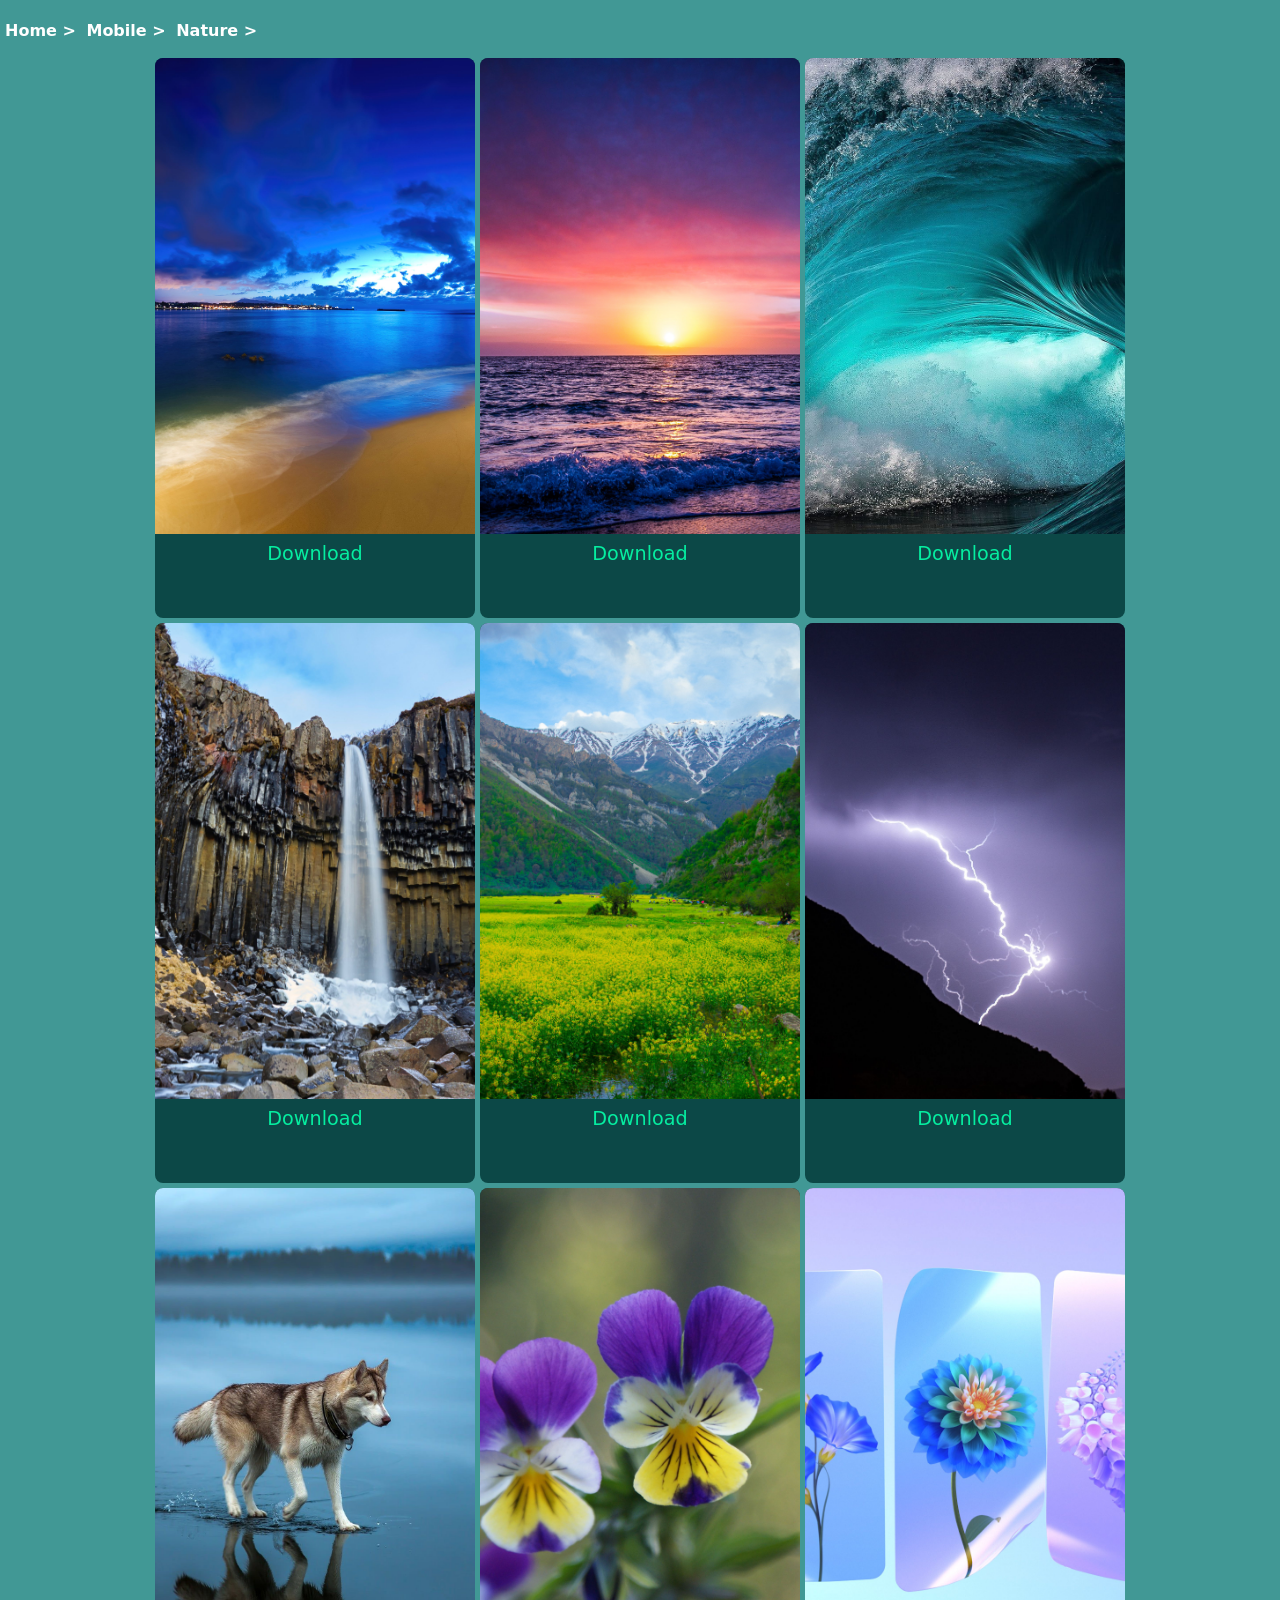
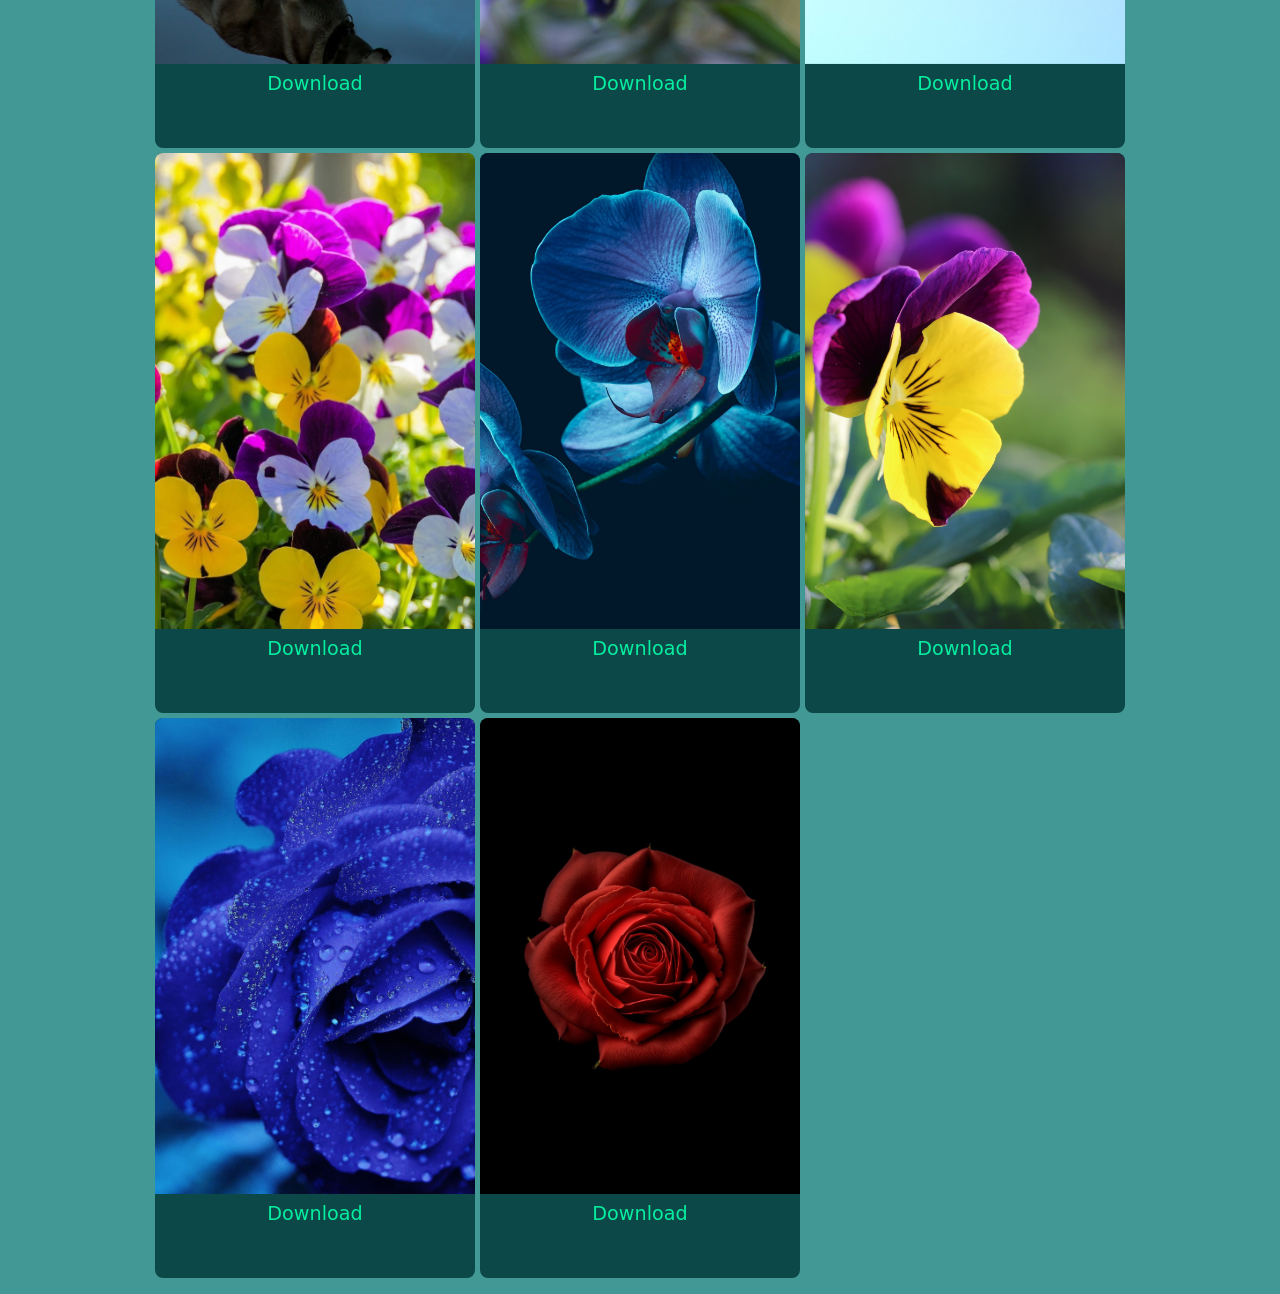
<file: natureDesktop.html>
<!DOCTYPE html>
<html lang="en">
<head>
    <meta charset="UTF-8">
    <meta name="viewport" content="width=device-width, initial-scale=1.0">
    <link rel="stylesheet" href="./Styles/wallpaper.css" />
    <link rel="stylesheet" href="./Styles/home.css" />
    <link rel="stylesheet" href="./Styles/animalMobile.css">
    <title>Document</title>
</head>
<body>

    <h3>
      <a class="title" target="backToHome" href="./index.html">home > </a>
      <a class="title" href="./wallpaper-mobile.html">mobile > </a>
      <a class="title" href="./natureMobile.html">nature > </a>
    </h3>
    <div class="container">
      <div class="box">
        <img src="./Wallpaper/desktop/nature/img1.jpg" alt="" />
        <div class="titleImage">
          <div class="boxName downloadImg ">
        
            <a
              class="nameCategori linkDownload linkDownload1"
              href="./Wallpaper/desktop/nature/img1.jpg"
              download
              >download</a
            >
          </div>
        </div>
      </div>
      <div class="box">
        <img src="./Wallpaper/desktop/nature/img2.jpg" alt="" />
        <div class="titleImage">
          <div class="boxName downloadImg ">
        
            <a
              class="nameCategori linkDownload linkDownload1"
              href="./Wallpaper/desktop/nature/img2.jpg"
              download
              >download</a
            >
          </div>
        </div>
      </div>
      <div class="box">
        <img src="./Wallpaper/desktop/nature/img3.jpg" alt="" />
        <div class="titleImage">
          <div class="boxName downloadImg ">
        
            <a
              class="nameCategori linkDownload linkDownload1"
              href="./Wallpaper/desktop/nature/img3.jpg"
              download
              >download</a
            >
          </div>
        </div>
      </div>
      <div class="box">
        <img src="./Wallpaper/desktop/nature/img4.jpg" alt="" />
        <div class="titleImage">
          <div class="boxName downloadImg ">
        
            <a
              class="nameCategori linkDownload linkDownload1"
              href="./Wallpaper/desktop/nature/img4.jpg"
              download
              >download</a
            >
          </div>
        </div>
      </div>
      <div class="box">
        <img src="./Wallpaper/desktop/nature/img5.jpg" alt="" />
        <div class="titleImage">
          <div class="boxName downloadImg ">
        
            <a
              class="nameCategori linkDownload linkDownload1"
              href="./Wallpaper/desktop/nature/img5.jpg"
              download
              >download</a
            >
          </div>
        </div>
      </div>
      <div class="box">
        <img src="./Wallpaper/desktop/nature/img6.jpg" alt="" />
        <div class="titleImage">
          <div class="boxName downloadImg ">
        
            <a
              class="nameCategori linkDownload linkDownload1"
              href="./Wallpaper/desktop/nature/img6.jpg"
              download
              >download</a
            >
          </div>
        </div>
      </div>
      <div class="box">
        <img src="./Wallpaper/desktop/nature/img7.jpg" alt="" />
        <div class="titleImage">
          <div class="boxName downloadImg ">
        
            <a
              class="nameCategori linkDownload linkDownload1"
              href="./Wallpaper/desktop/nature/img7.jpg"
              download
              >download</a
            >
          </div>
        </div>
      </div>
      <div class="box">
        <img src="./Wallpaper/desktop/nature/img8.jpg" alt="" />
        <div class="titleImage">
          <div class="boxName downloadImg ">
        
            <a
              class="nameCategori linkDownload linkDownload1"
              href="./Wallpaper/desktop/nature/img8.jpg"
              download
              >download</a
            >
          </div>
        </div>
      </div>
      <div class="box">
        <img src="./Wallpaper/desktop/nature/img9.jpg" alt="" />
        <div class="titleImage">
          <div class="boxName downloadImg ">
        
            <a
              class="nameCategori linkDownload linkDownload1"
              href="./Wallpaper/desktop/nature/img9.jpg"
              download
              >download</a
            >
          </div>
        </div>
      </div>
      <div class="box">
        <img src="./Wallpaper/desktop/nature/img10.jpg" alt="" />
        <div class="titleImage">
          <div class="boxName downloadImg ">
        
            <a
              class="nameCategori linkDownload linkDownload1"
              href="./Wallpaper/desktop/nature/img10.jpg"
              download
              >download</a
            >
          </div>
        </div>
      </div>
      <div class="box">
        <img src="./Wallpaper/desktop/nature/img11.jpg" alt="" />
        <div class="titleImage">
          <div class="boxName downloadImg ">
        
            <a
              class="nameCategori linkDownload linkDownload1"
              href="./Wallpaper/desktop/nature/img11.jpg"
              download
              >download</a
            >
          </div>
        </div>
      </div>
      <div class="box">
        <img src="./Wallpaper/desktop/nature/img12.jpg" alt="" />
        <div class="titleImage">
          <div class="boxName downloadImg ">
        
            <a
              class="nameCategori linkDownload linkDownload1"
              href="./Wallpaper/desktop/nature/img12.jpg"
              download
              >download</a
            >
          </div>
        </div>
      </div>
      <div class="box">
        <img src="./Wallpaper/desktop/nature/img13.jpg" alt="" />
        <div class="titleImage">
          <div class="boxName downloadImg ">
        
            <a
              class="nameCategori linkDownload linkDownload1"
              href="./Wallpaper/desktop/nature/img13.jpg"
              download
              >download</a
            >
          </div>
        </div>
      </div>
      <div class="box">
        <img src="./Wallpaper/desktop/nature/img14.jpg" alt="" />
        <div class="titleImage">
          <div class="boxName downloadImg ">
        
            <a
              class="nameCategori linkDownload linkDownload1"
              href="./Wallpaper/desktop/nature/img14.jpg"
              download
              >download</a
            >
          </div>
        </div>
      </div>

      
     
    
</body>
</html>
</file>
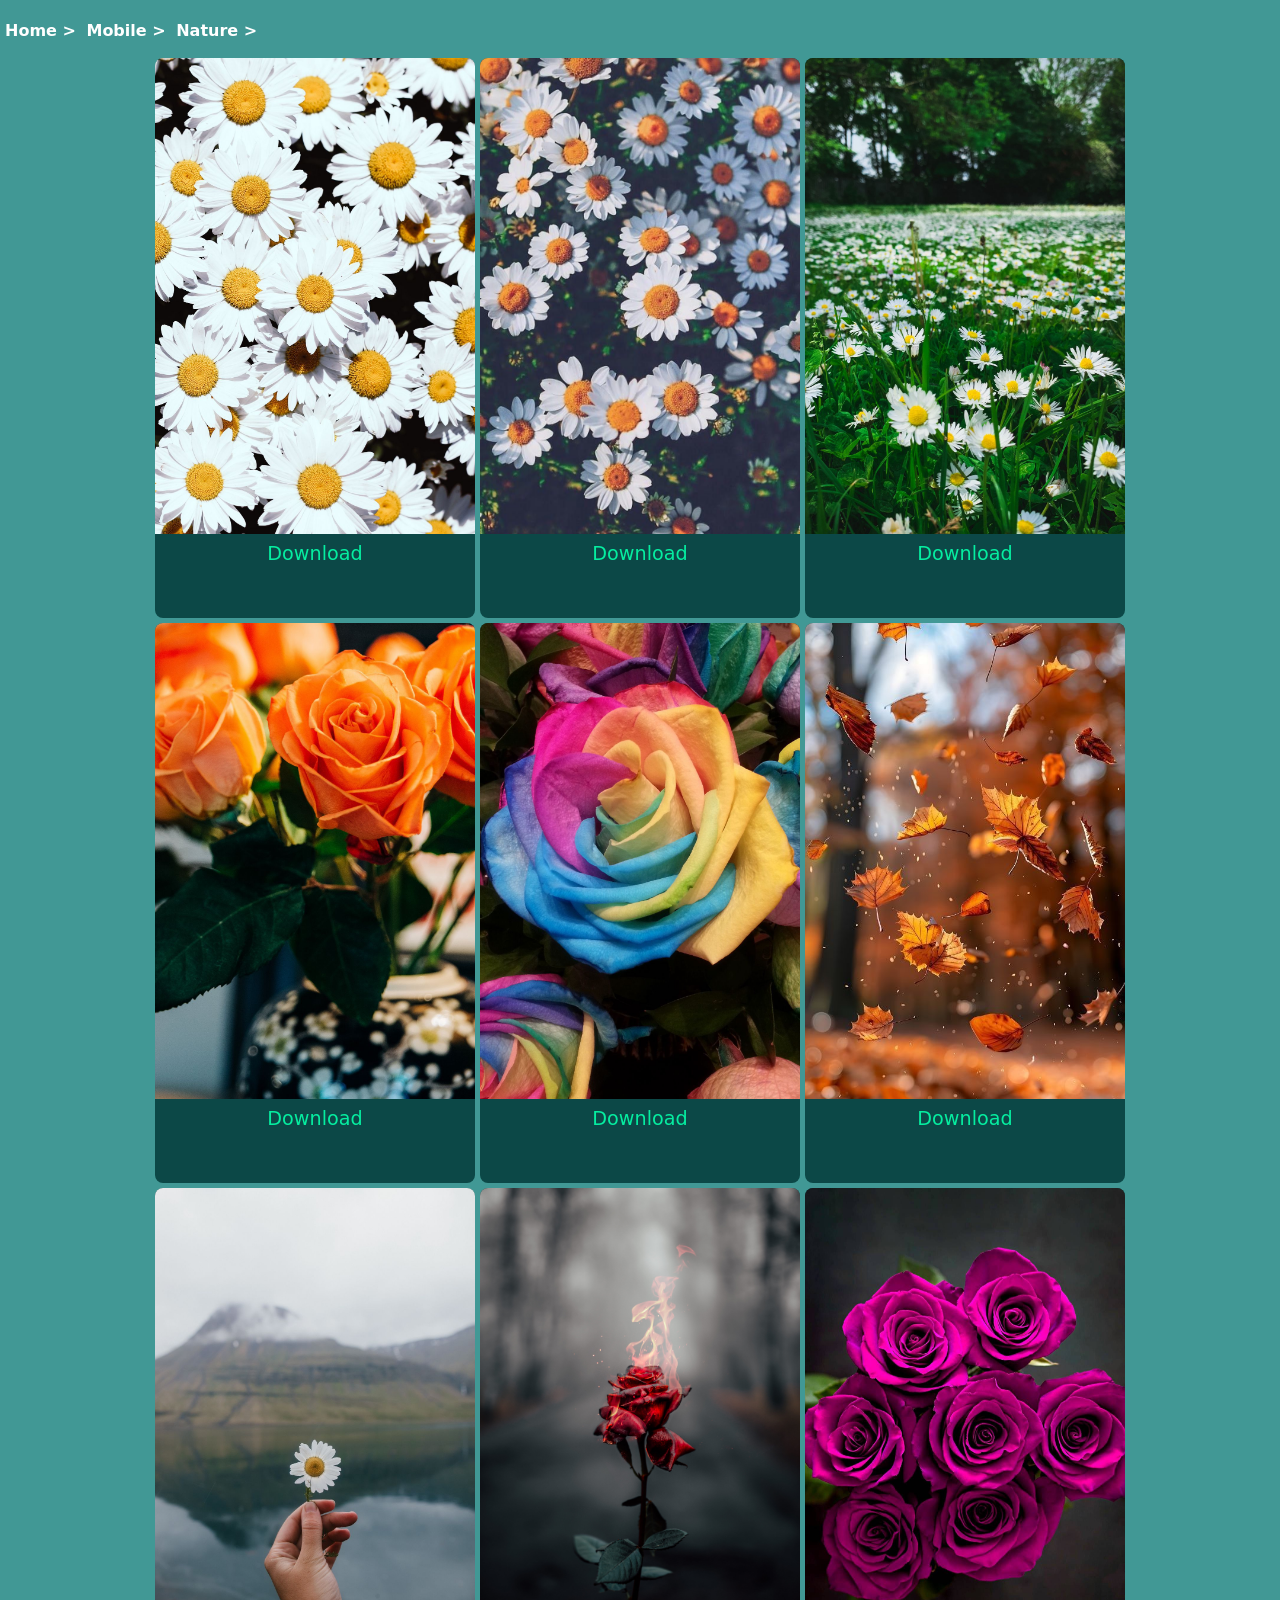
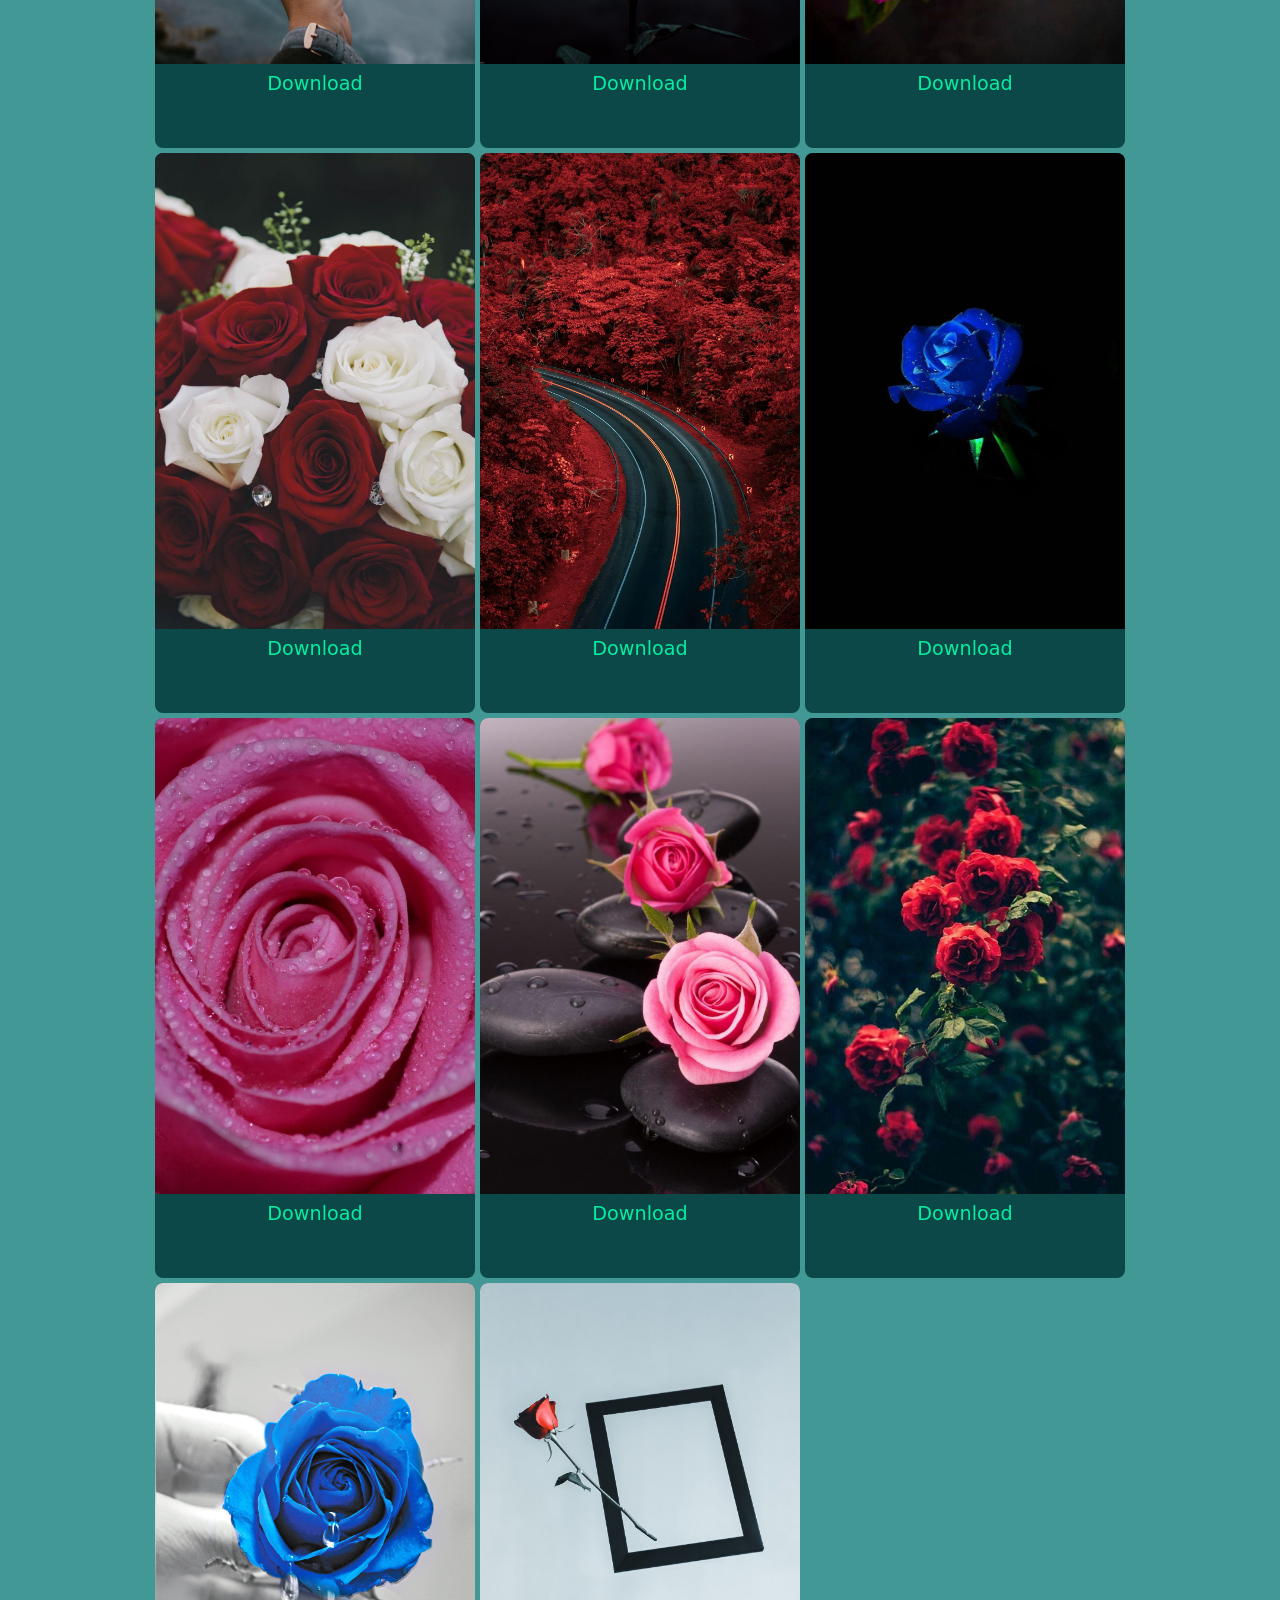
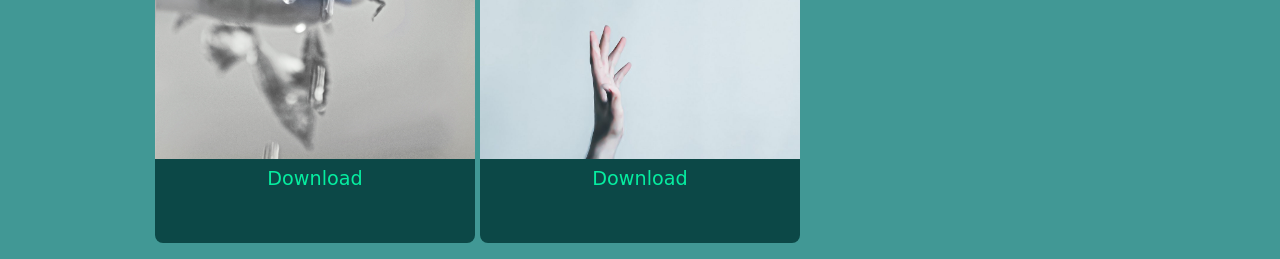
<file: natureMobile.html>
<!DOCTYPE html>
<html lang="en">
<head>
    <meta charset="UTF-8">
    <meta name="viewport" content="width=device-width, initial-scale=1.0">
    <link rel="stylesheet" href="./Styles/wallpaper.css" />
    <link rel="stylesheet" href="./Styles/home.css" />
    <link rel="stylesheet" href="./Styles/animalMobile.css">
    <title>Document</title>
</head>
<body>

     <h3>
      <a class="title" target="backToHome" href="./index.html">home > </a>
      <a class="title" href="./wallpaper-mobile.html">mobile > </a>
      <a class="title" href="./natureMobile.html">nature > </a>
    </h3>
    <div class="container">
      <div class="box">
        <img src="./Wallpaper/mobile/nature/img1.jpg" alt="" />
        <div class="titleImage">
          <div class="boxName downloadImg ">
        
            <a
              class="nameCategori linkDownload linkDownload1"
              href="./Wallpaper/mobile/nature/img1.jpg"
              download
              >download</a
            >
          </div>
        </div>
      </div>
      <div class="box">
        <img src="./Wallpaper/mobile/nature/img2.jpg" alt="" />
        <div class="titleImage">
          <div class="boxName downloadImg">
        
            <a
              class="nameCategori linkDownload"
              href="./Wallpaper/mobile/nature/img2.jpg"
              download
              >download</a
            >
          </div>
        </div>
      </div>
      <div class="box">
        <img src="./Wallpaper/mobile/nature/img3.jpg" alt="" />
        <div class="titleImage">
          <div class="boxName downloadImg">
            <a
              class="nameCategori linkDownload"
              href="./Wallpaper/mobile/nature/img3.jpg"
              download
              >download</a
            >
          </div>
        </div>
      </div>

      <div class="box">
        <img src="./Wallpaper/mobile/nature/img4.jpg" alt="" />
        <div class="titleImage">
          <div class="boxName downloadImg downloadImg">
        
            <a
              class="nameCategori linkDownload"
              href="./Wallpaper/mobile/nature/img4.jpg"
              download
              >download</a
            >
          </div>
        </div>
      </div>

      <div class="box">
        <img src="./Wallpaper/mobile/nature/img5.jpg" alt="" />
        <div class="titleImage">
          <div class="boxName downloadImg">
        
            <a
              class="nameCategori linkDownload"
              href="./Wallpaper/mobile/nature/img5.jpg"
              download
              >download</a
            >
          </div>
        </div>
      </div>
      <div class="box">
        <img src="./Wallpaper/mobile/nature/img6.jpg" alt="" />
        <div class="titleImage">
          <div class="boxName downloadImg">
            <a
              class="nameCategori linkDownload"
              href="./Wallpaper/mobile/nature/img6.jpg"
              download
              >download</a
            >
          </div>
        </div>
      </div>
      <div class="box">
        <img src="./Wallpaper/mobile/nature/img7.jpg" alt="" />
        <div class="titleImage">
          <div class="boxName downloadImg">
            <a
              class="nameCategori linkDownload"
              href="./Wallpaper/mobile/nature/img7.jpg"
              download
              >download</a
            >
          </div>
        </div>
      </div>
      <div class="box">
        <img src="./Wallpaper/mobile/nature/img8.jpeg" alt="" />
        <div class="titleImage">
          <div class="boxName downloadImg">
        
            <a
              class="nameCategori linkDownload"
              href="./Wallpaper/mobile/nature/img8.jpeg"
              download
              >download</a
            >
          </div>
        </div>
      </div>

      <div class="box">
        <img src="./Wallpaper/mobile/nature/img9.jpg" alt="" />
        <div class="titleImage">
          <div class="boxName downloadImg">
            <a
              class="nameCategori linkDownload"
              href="./Wallpaper/mobile/nature/img9.jpg"
              download
              >download</a
            >
          </div>
        </div>
      </div>

      <div class="box">
        <img src="./Wallpaper/mobile/nature/img10.jpg" alt="" />
        <div class="titleImage">
          <div class="boxName downloadImg">
        
            <a
              class="nameCategori linkDownload"
              href="./Wallpaper/mobile/nature/img10.jpg"
              download
              >download</a
            >
          </div>
        </div>
      </div>
      <div class="box">
        <img src="./Wallpaper/mobile/nature/img11.jpg" alt="" />
        <div class="titleImage">
          <div class="boxName downloadImg">
        
            <a
              class="nameCategori linkDownload"
              href="./Wallpaper/mobile/nature/img11.jpg"
              download
              >download</a
            >
          </div>
        </div>
      </div>
      <div class="box">
        <img src="./Wallpaper/mobile/nature/img12.jpg" alt="" />
        <div class="titleImage">
          <div class="boxName downloadImg">
        
            <a
              class="nameCategori linkDownload"
              href="./Wallpaper/mobile/nature/img12.jpg"
              download
              >download</a
            >
          </div>
        </div>
      </div>
      <div class="box">
        <img src="./Wallpaper/mobile/nature/img13.jpg" alt="" />
        <div class="titleImage">
          <div class="boxName downloadImg">
        
            <a
              class="nameCategori linkDownload"
              href="./Wallpaper/mobile/nature/img13.jpg"
              download
              >download</a
            >
          </div>
        </div>
      </div>
      <div class="box">
        <img src="./Wallpaper/mobile/nature/img14.jpg" alt="" />
        <div class="titleImage">
          <div class="boxName downloadImg">
        
            <a
              class="nameCategori linkDownload"
              href="./Wallpaper/mobile/nature/img14.jpg"
              download
              >download</a
            >
          </div>
        </div>
      </div>
      <div class="box">
        <img src="./Wallpaper/mobile/nature/img15.jpg" alt="" />
        <div class="titleImage">
          <div class="boxName downloadImg">
        
            <a
              class="nameCategori linkDownload"
              href="./Wallpaper/mobile/nature/img15.jpg"
              download
              >download</a
            >
          </div>
        </div>
      </div>
      <div class="box">
        <img src="./Wallpaper/mobile/nature/img16.jpg" alt="" />
        <div class="titleImage">
          <div class="boxName downloadImg">
        
            <a
              class="nameCategori linkDownload"
              href="./Wallpaper/mobile/nature/img16.jpg"
              download
              >download</a
            >
          </div>
        </div>
      </div>
      <div class="box">
        <img src="./Wallpaper/mobile/nature/img17.jpg" alt="" />
        <div class="titleImage">
          <div class="boxName downloadImg">
        
            <a
              class="nameCategori linkDownload"
              href="./Wallpaper/mobile/nature/img17.jpg"
              download
              >download</a
            >
          </div>
        </div>
      </div>


    </div>
    
</body>
</html>
</file>
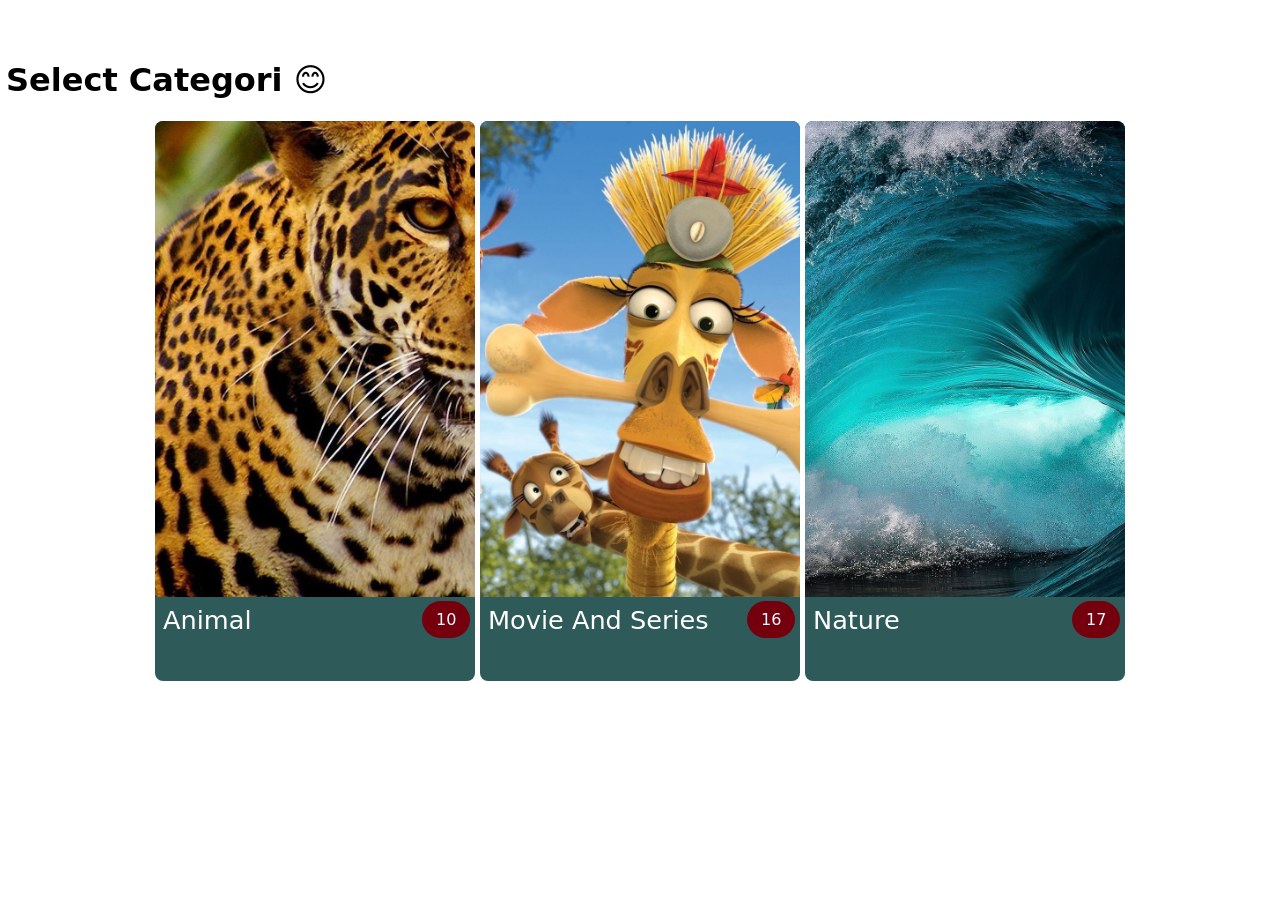
<file: wallpaper-desktop.html>
<!DOCTYPE html>
<html lang="en">
<head>
    <meta charset="UTF-8">
    <meta name="viewport" content="width=device-width, initial-scale=1.0">
        <link rel="stylesheet" href="Styles/wallpaper.css">

    <title>Document</title>
</head>
<body>
    <h3 >
        <a class="title" target="backToHome" href="./index.html">home > </a>
        <a class="title" href="./wallpaper-mobile.html">desktop > </a>
    </h3>
    <h1 class="selectCategori">select categori 😊</h1>
    <div class="container">
        <div class="box">
            <img src="./Wallpaper/desktop/animal/img4.jpg" alt="">
            <div class="titleImage">
                <a class="nameCategori"   href="./animalDesktop.html">animal</a>
                <div class="countImage">10</div>
            </div>

        </div>
        <div class="box">
            <img src="./Wallpaper/desktop/film/img12.jpg" alt="">
            <div class="titleImage">
                <a class="nameCategori"  href="./movieDesktop.html">movie and series</a>
                <div class="countImage">16</div>
            </div>
        </div>
        <div class="box">
            <img src="./Wallpaper/desktop/nature/img3.jpg" alt="">
            <div class="titleImage">
                <a class="nameCategori"  href="./natureDesktop.html">nature</a>
                <div class="countImage">17</div>
            </div>
        </div>

        
       
    </div>
</body>
</html>
</file>
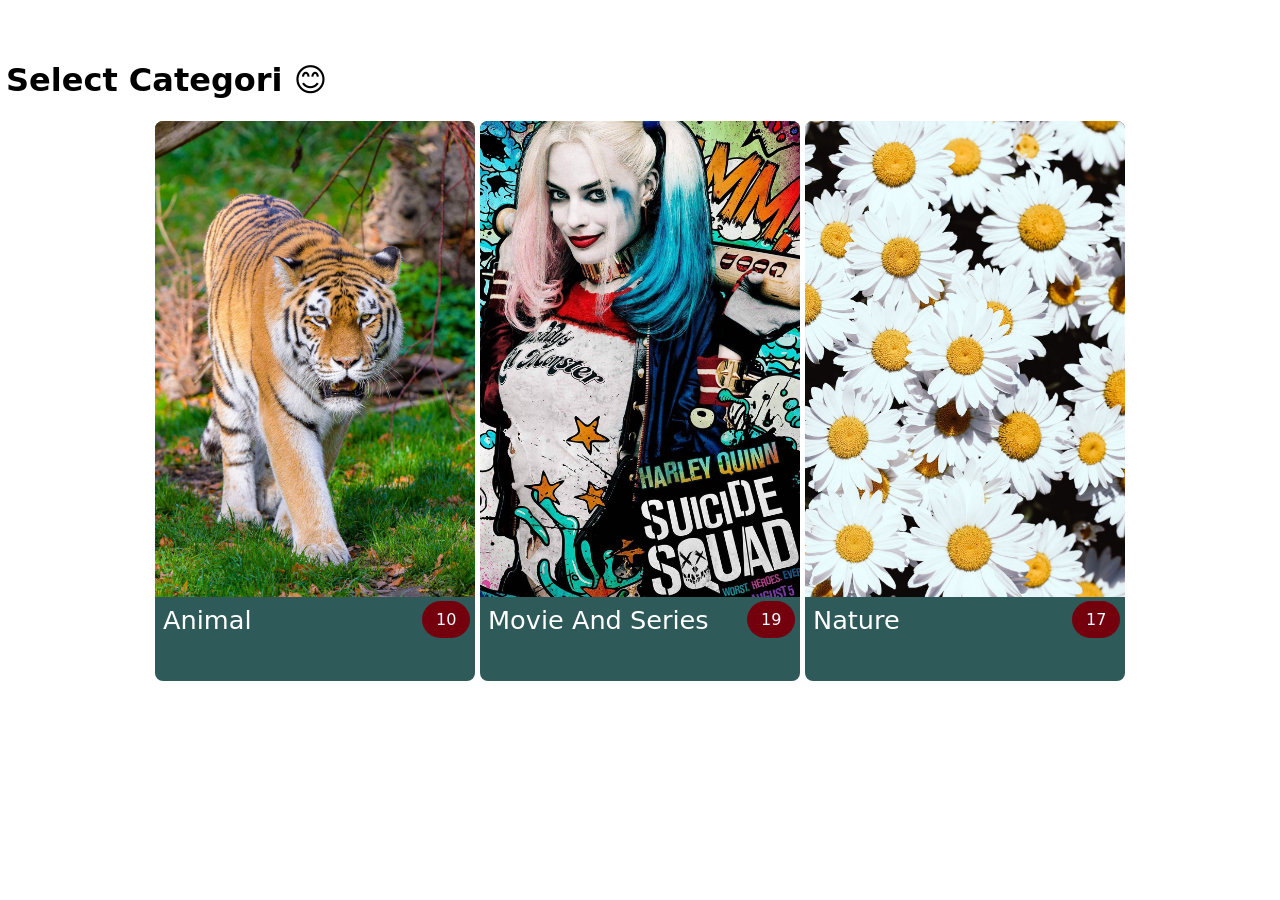
<file: wallpaper-mobile.html>
<!DOCTYPE html>
<html lang="en">
<head>
    <meta charset="UTF-8">
    <meta name="viewport" content="width=device-width, initial-scale=1.0">
    <link rel="stylesheet" href="Styles/wallpaper.css">
    <title>Document</title>
</head>
<body>
    <h3 >
        <a class="title" target="backToHome" href="./index.html">home > </a>
        <a class="title" href="./wallpaper-mobile.html">mobile > </a>
    </h3>
    <h1 class="selectCategori">select categori 😊</h1>
    <div class="container">
        <div class="box">
            <img src="./Wallpaper/mobile/animal/img3.jpg" alt="">
            <div class="titleImage">
                <a class="nameCategori"   href="./animalMobile.html">animal</a>
                <div class="countImage">10</div>
            </div>

        </div>
        <div class="box">
            <img src="./Wallpaper/mobile/film/img5.jpg" alt="">
            <div class="titleImage">
                <a class="nameCategori"  href="./movieMobile.html">movie and series</a>
                <div class="countImage">19</div>
            </div>
        </div>
        <div class="box">
            <img src="./Wallpaper/mobile/nature/img1.jpg" alt="">
            <div class="titleImage">
                <a class="nameCategori"  href="./natureMobile.html">nature</a>
                <div class="countImage">17</div>
            </div>
        </div>

        
       
    </div>
    
</body>
</html>
</file>
<file: Styles/index.css>
body{
    margin: 0;
    font-family: system-ui, -apple-system, BlinkMacSystemFont, 'Segoe UI', Roboto, Oxygen, Ubuntu, Cantarell, 'Open Sans', 'Helvetica Neue', sans-serif;
    text-transform: capitalize;
    color: white;
    
}
a{
    text-decoration: none;
    color: white;
}
a:hover{
    text-decoration: underline;
}
h1{
    margin: 0;
}
a:visited{
    color:white;
}

.listSidebar{
    list-style: none;
    padding: 0;
    display: flex;
    flex-direction: row;
    height: 100%;
    margin: 0;
    border-radius: 5px;
    
}
.itemSidebar{
    width: 100%;
    height: 100%;
    margin: 0;
    padding: 0;

    display: flex;
    justify-content: center;
    align-items: center;
    border: 1px solid white;
    
    
}
.itemSidebar:hover{
    background: seagreen;
    
    
}
.itemSidebar1{
    border-right: 1px solid white;
}
.container{
    height: 100vh;
    display: grid;
    grid-template: 7%  5% auto/100fr;
    grid-template-areas: "header" "sidebar" "main";
    overflow: hidden;
    background: rgba(0, 117, 113, 0.747);
}
.header{
    grid-area: header;
    /* background: rgba(109, 139, 0, 0.637); */
    /* border: 1px solid black; */
    display: flex;
    flex-direction: row;
    justify-content: space-between;
}
.sidebar{
    grid-area: sidebar;
    /* background: rgba(5, 139, 0, 0.637); */
    border: 1px solid rgb(255, 255, 255);
    border-radius: 5px
}

.listHeader{
    display: flex;
    flex-direction: row;
    list-style: none;
    margin-right: 1.2rem;
}
.main{
    grid-area: main;
    /* background: rgba(139, 0, 25, 0.637); */
    /* border: 1px solid black; */
}

.pageAbout{
    width: 100%;
    height: 100%;
    border:none;
}



@media screen and (min-width:1100px) {
    .container{
        
        grid-template: 50px auto/8fr 92fr;
        grid-template-areas: "header header" "sidebar main";
    }  
    
    .listSidebar{
            height: auto;

        
        display: flex;
        flex-direction: column;
    
    }
    .itemSidebar{
        width: 100%;
        margin: 0;
        border-bottom: 1px solid white;
        padding-bottom: 5px;
        padding-top: 5px;
        display: flex;
        justify-content: center;
        align-items: center;
    }
    
}
</file>
<file: Styles/about.css>
body{
    width: 100vw;
    height: 100vh;
    margin: 0;
    font-family: system-ui, -apple-system, BlinkMacSystemFont, 'Segoe UI', Roboto, Oxygen, Ubuntu, Cantarell, 'Open Sans', 'Helvetica Neue', sans-serif;
    text-transform: capitalize;
    width: 100%;
    
}
h1{
    font-size: 2rem;
    color: aliceblue;
}
p{
    color: aliceblue;
}
h1::selection,p::selection{
    color: aqua;
}

a{
    color: rgb(255, 255, 255);
    text-decoration: none;
    font-size: 1rem;
}
a:visited{
    color: rgb(255, 255, 255);
}
a:hover{
    color: rgb(209, 250, 255);
    text-decoration: underline;
}
.titleBox{
    margin-left: 10px;
}

.box{
    width: 100;
    display: flex;
    flex-direction: column;
    justify-content: center;
    align-items: center;
}

.email{
    font-size: 1.4rem;
}
</file>
<file: Styles/wallpaper.css>
@keyframes imgHover {
    100%{
         height: 88%;
         width: 100%;
         object-fit: cover;
    }
}

body{
    margin: 0;
    font-family: system-ui, -apple-system, BlinkMacSystemFont, 'Segoe UI', Roboto, Oxygen, Ubuntu, Cantarell, 'Open Sans', 'Helvetica Neue', sans-serif;
    text-transform: capitalize;
    
}
img{
    height: 85%;
    width: 100%;
    object-fit: cover;
    overflow: hidden;
}
img:hover{
    animation-name: imgHover;
    animation-duration: 1s;
    animation-delay: 1ms;
   
}
a{
    color: rgb(255, 255, 255);
    text-decoration: none;
    font-size: 1.6rem;
}
a:visited{
    color: rgb(255, 255, 255);
}
a:hover{
    color: rgb(209, 250, 255);
    text-decoration: underline;
}
.title{
    font-size: 1rem;
    margin-left: 5px;
}
.selectCategori{
    margin-left: 6px;
}
.titleImage{
    display: flex;
    flex-direction: row;
    justify-content: space-between;
}


.container{
    height: auto;
    display: grid;
    grid-template: 35rem/20rem;
    justify-content: center;
    gap: 5px;
    margin-bottom: 1rem;
}
.box{
    height: 35rem;
    width: 20rem;
    border-radius: 8px;
    display: flex;
    flex-direction: column;
    overflow: hidden;
    border-radius: 1;
    background: rgba(0, 56, 54, 0.819);

    
}
.countImage{
    color: aliceblue;
    display: flex;
    flex-direction: row;
    justify-content: center;
    align-items: center;
    width: 2rem;
    margin: .3rem;
    padding: .5rem;
    /* border: 1px solid black; */
    border-radius: 30px;
    background: rgb(116, 0, 14);
}
.nameCategori{
    margin: .5rem;

}






@media screen and (min-width:650px) {

    .container{
        display: grid;
        grid-template: 35rem/repeat(2,20rem);
        justify-content: center;
        gap: 5px;
    }

    .box{
        height: 35rem;
        width: 20rem;
        background: rgba(0, 56, 54, 0.819);


        
        
    }
    
}
@media screen and (min-width:980px) {

    .container{
        display: grid;
        grid-template: 35rem/repeat(3,20rem);
        justify-content: center;
        gap: 5px;
    }
    .box{
        height: 35rem;
        width: 20rem;
        
    }
    
}
@media screen and (min-width:1400px) {
    .container{
        display: grid;
        grid-template: 35rem/repeat(4,20rem);
        justify-content: center;
        gap: 5px;
    }
    .box{
        height: 35rem;
        width: 20rem;
        margin: 0;
    }
    
}
</file>
<file: Styles/home.css>
body{
    background: rgba(0, 117, 113, 0.747);
}
label{
    margin-left: 6px;
    color: rgb(189, 252, 0);
    font-size: 1rem;
    font-weight: 500;
}
.linkDownload{
    font-size: 1rem;
    color: rgb(6, 237, 160);
}
.boxName{
    display: flex;
    flex-direction: column;
}
</file>
<file: Styles/animalMobile.css>
.downloadImg{
    width: 100%;
    display: flex;
    flex-direction: row;
    justify-content: center;
    align-items: center;
}
.linkDownload{
    font-size: larger;
}
</file>
